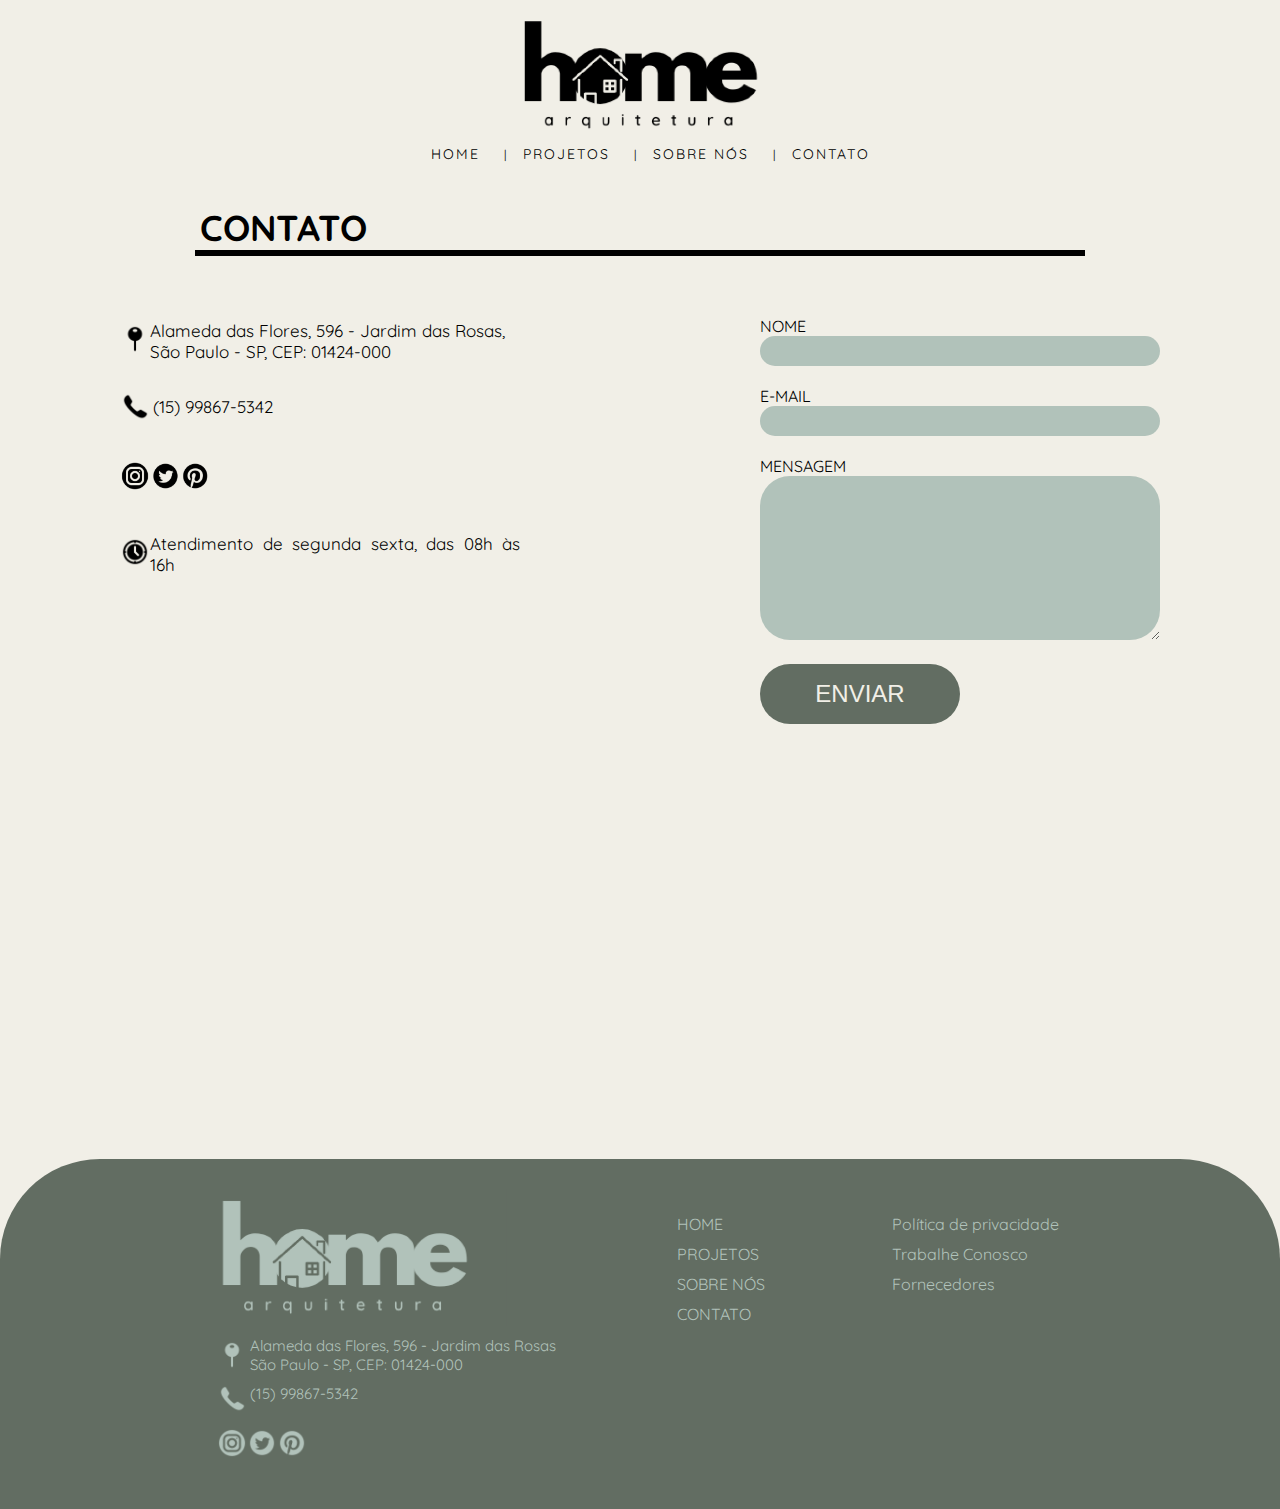
<file: contato.html>
<!DOCTYPE html>
<html lang="pt-br">
<head>
    <meta charset="UTF-8">
    <meta name="viewport" content="width=device-width, initial-scale=1.0">
    <link rel="stylesheet" href="./assets/css/base.css">
    <link rel="stylesheet" href="./assets/css/header.css">
    <link rel="stylesheet" href="assets/css/rodape.css">
    <link rel="stylesheet" href="assets/css/trabalhe.css">
    <link rel="stylesheet" href="assets/css/style.css">
    <link rel="stylesheet" href="assets/css/contato.css">
    <link rel="stylesheet" href="assets/css/texto.css">
    <link rel="shortcut icon" href="assets/images/logoicon.ico">
    <title>HomeArquitetura</title>
</head>
<body>
    <header>
        <div class="container">
            <div class="logo">
                <a href="index.html">
                    <img src="assets/images/home 1.png" alt="">
                </a>
            </div>
            <div class="navbar">
                <div class="menu-opener">
                    <span></span>
                    <span></span>
                    <span></span>
                </div>
            </div>
            <nav>
                <ul>
                    <li><a href="index.html">HOME</a></li>
                    <li><a href="projetos.html">PROJETOS</a></li>
                    <li><a href="sobrenos.html">SOBRE NÓS</a></li>
                    <li><a href="contato.html">CONTATO</a></li>
                </ul>
            </nav>
        </div>
    </header>
    <div>
        <h1 class="title">CONTATO</h1>
    </div>
    <div class="borda"></div>

    <section class="dados">
        <div class="conteudo-dados">
            <div class="cd-item">
                <div class="loc">
                    <img src="assets/images/map-preto.png" alt="">
                    <p class="textloc">Alameda das Flores, 596 - Jardim das Rosas,<br> São Paulo - SP, CEP: 01424-000</p>
                </div><br>
                <div class="tel">
                    <img src="assets/images/phone-preto.png" alt="">
                    <p class="texttel">(15) 99867-5342</p>
                </div><br>
                <div class="redes">
                    <a href=""><img src="assets/images/instagram-preto.png" alt=""></a>
                    <a href=""><img src="assets/images/twitter-preto.png" alt=""></a>
                    <a href=""><img src="assets/images/pinterest-preto.png" alt=""></a>
                </div><br>
                <div class="clock">
                    <img src="assets/images/clock-preto.png" alt="">
                    <p class="textclock">Atendimento de segunda sexta, das 08h às 16h</p>
                </div><br><br>
                <div class="mapa">
                <iframe src="https://www.google.com/maps/embed?pb=!1m18!1m12!1m3!1d1828.4460075286815!2d-46.65797651110349!3d-23.572321486301778!2m3!1f0!2f0!3f0!3m2!1i1024!2i768!4f13.1!3m3!1m2!1s0x94ce59c384ee5353%3A0x6d7d5768f962b0e4!2sAlameda%20Lorena%2C%202-392%20-%20Jardim%20Paulista%2C%20S%C3%A3o%20Paulo%20-%20SP%2C%2001424-000!5e0!3m2!1spt-BR!2sbr!4v1725906096097!5m2!1spt-BR!2sbr" width="400" height="300" style="border:0;" allowfullscreen="" loading="lazy" referrerpolicy="no-referrer-when-downgrade"></iframe>
                </div>
            </div>
            <div class="cd-item">
                <form>
                    <div class="c1">
                        <label class="subtitle" for="nome">NOME</label><br>
                        <input type="text" name="nome"/>
                    </div>
                    <div class="c1">
                        <label class="subtitle" for="email">E-MAIL</label><br>
                        <input type="text" name="email"/>
                    </div>
                    <div class="c2">
                        <label class="subtitle" for="msg">MENSAGEM</label><br>
                         <textarea rows="10" cols="33" name="mensagem"></textarea>
                    </div>
                    <button class="enviar" type="submit" value="enviar">ENVIAR</button>
                </form>
        </div>
    </div>
        
        
    </section><br><br><br>
            <footer>
            <section class="rodape">
                <div class="conteudo-rodape">
                    <div class="item">
                        <div class="logo">
                            <a href="">
                                <img class="icone" src="assets/images/logo-verde.png" alt="">
                            </a>
                        </div>
                        <div class="loc">
                            <img src="assets/images/map-verde.png" alt="">
                            <p class="textloc">Alameda das Flores, 596 - Jardim das Rosas<br>São Paulo - SP, CEP: 01424-000</p>
                        </div><br>
                        <div class="tel">
                            <img src="assets/images/phone-verde.png" alt="">
                            <p class="texttel">(15) 99867-5342</p>
                        </div><br>
                        <div class="redes">
                            <a href=""><img src="assets/images/instagram-verde.png" alt=""></a>
                            <a href=""><img src="assets/images/twitter-verde.png" alt=""></a>
                            <a href=""><img src="assets/images/pinterest-verde.png" alt=""></a>
                        </div>
                    </div>
                    <div class="item">
                        <div class="menu1">
                            <p><a href="index.html">HOME</a></p>
                            <p><a href="projetos.html">PROJETOS</a></p>
                            <p><a href="sobrenos.html">SOBRE NÓS</a></p>
                            <p><a href="contato.html">CONTATO</a></p>
                        </div>       
                    </div>
                    <div class="item">
                        <div class="menu2">
                            <p><a href="politicas.html">Política de privacidade</a></p>
                            <p><a href="trabalheconosco.html">Trabalhe Conosco</a></p>
                            <p><a href="fornecedores.html">Fornecedores</a></p>
                        </div>  
                    </div>
                    
                </div>  
            </section>
        </footer>
        </body>
        <script type="text/javascript" src="./assets/js/script.js"></script>
        </html>
</file>
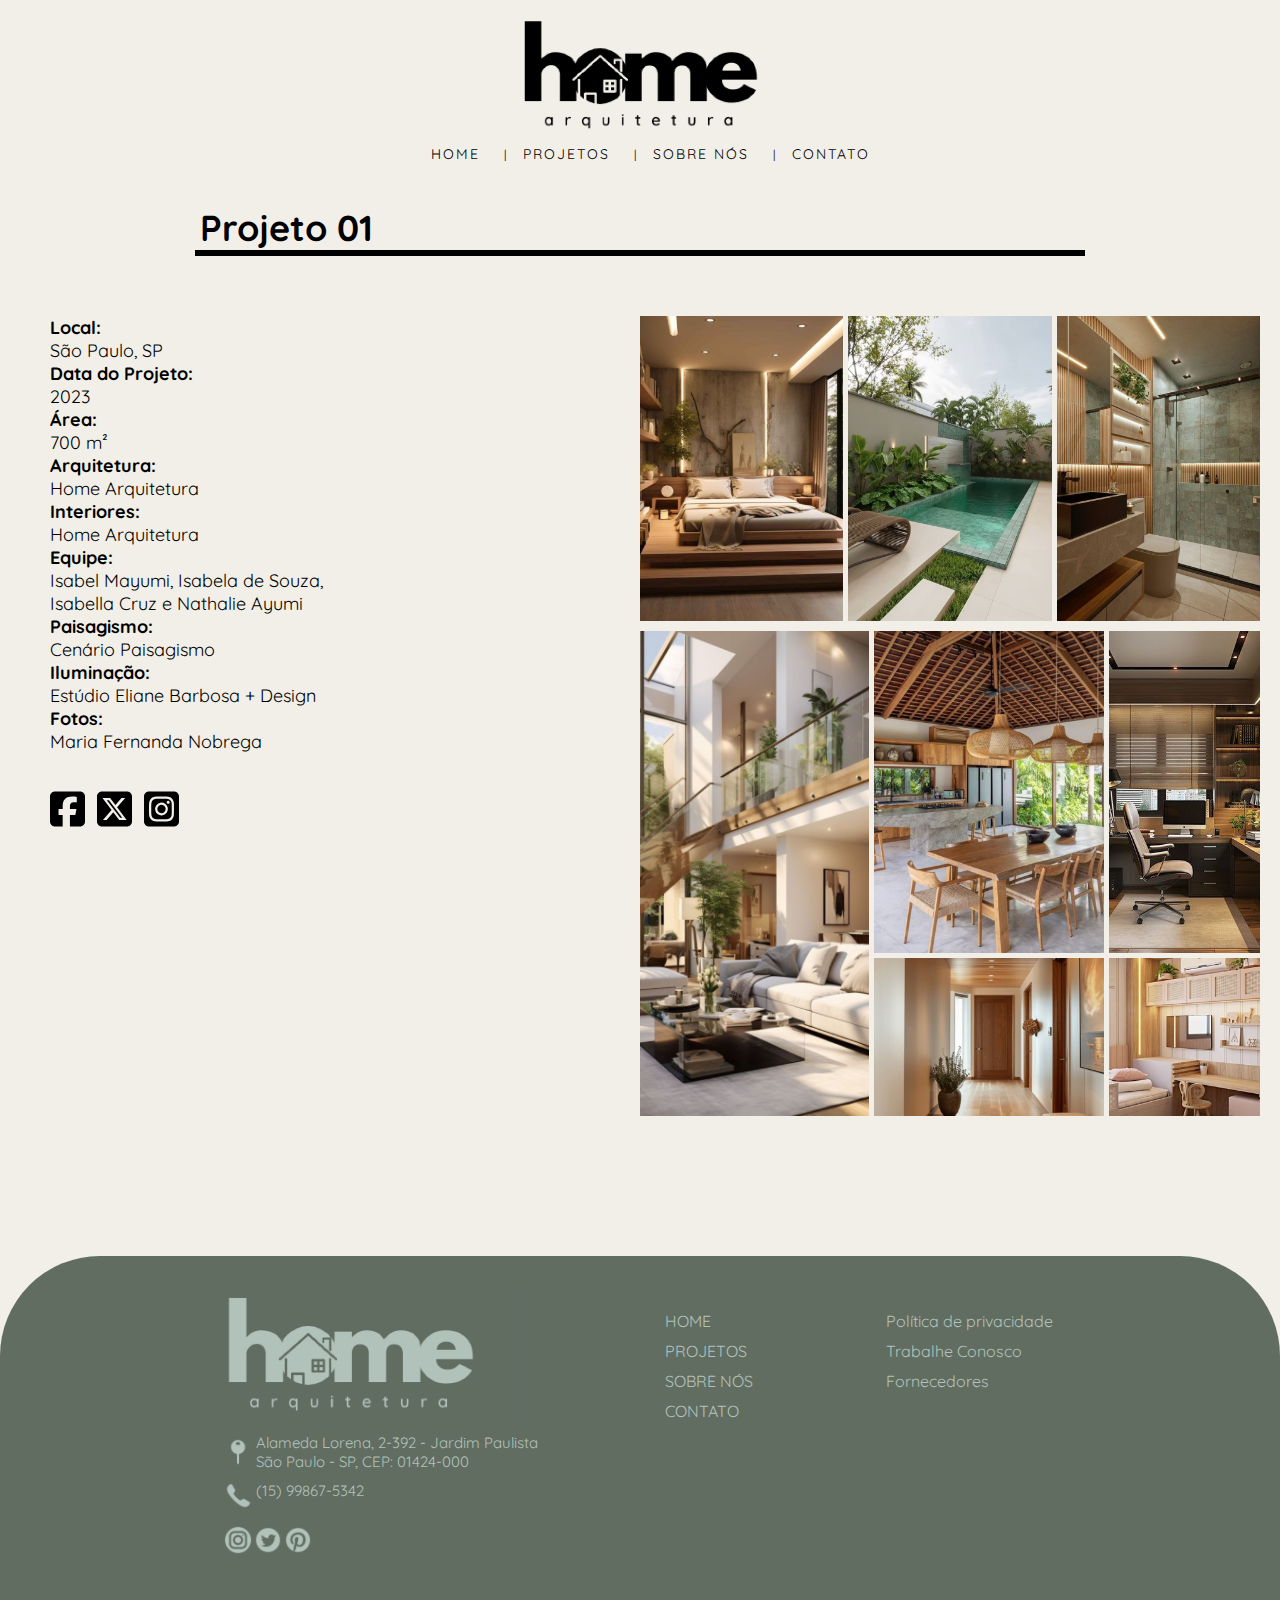
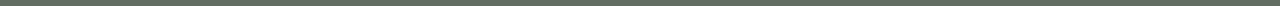
<file: detalhes.html>
<!DOCTYPE html>
<html lang="pt-BR">
<head>
    <meta charset="UTF-8" />
    <meta name="viewport" content="width=device-width, initial-scale=1.0" />
    <title>HomeArquitetura</title>
    <link rel="stylesheet" href="./assets/css/base.css">
    <link rel="stylesheet" href="./assets/css/header.css">
    <link rel="stylesheet" href="assets/css/rodape.css">
    <link rel="stylesheet" href="assets/css/style.css" />
    <link rel="stylesheet" href="assets/css/texto.css">
    <link rel="shortcut icon" href="assets/images/logoicon.ico">
</head>
<body>
    <header>
        <div class="container">
            <div class="logo">
                <a href="index.html">
                    <img src="assets/images/home 1.png" alt="">
                </a>
            </div>
            <div class="navbar">
                <div class="menu-opener">
                    <span></span>
                    <span></span>
                    <span></span>
                </div>
            </div>
            <nav>
                <ul>
                    <li><a href="index.html">HOME</a></li>
                    <li><a href="projetos.html">PROJETOS</a></li>
                    <li><a href="sobrenos.html">SOBRE NÓS</a></li>
                    <li><a href="contato.html">CONTATO</a></li>
                </ul>
            </nav>
        </div>
    </header>
        <h1 class="title">Projeto 01</h1>
        <div class="borda"></div>
        <br>
    
    <section class="project-details">
        <section class="texto-lateral">
            <div class="caixa">
                <p><strong>Local:</strong><br> São Paulo, SP</p>
                <p><strong>Data do Projeto:<br></strong> 2023</p>
                <p><strong>Área:<br></strong> 700 m²</p>
                <p><strong>Arquitetura:<br></strong> Home Arquitetura</p>
                <p><strong>Interiores:<br></strong> Home Arquitetura</p>
                <p><strong>Equipe:</strong> <br>Isabel Mayumi, Isabela de Souza, <br>Isabella Cruz e Nathalie Ayumi</p>
                <p><strong>Paisagismo:</strong><br> Cenário Paisagismo</p>
                <p><strong>Iluminação:</strong><br> Estúdio Eliane Barbosa + Design</p>
                <p><strong>Fotos:</strong><br> Maria Fernanda Nobrega</p>
                <br></div>
            <div class="social-icons">
                <div class="social">
                    <a href="https://www.facebook.com" target="_blank"><img src="/assets/images/fb-icon.svg"></a>
                </div>
                <div class="social">
                    <a href="https://www.x.com" target="_blank"><img src="/assets/images/twt-icon.svg"></a>
                </div>
                <div class="social">
                    <a href="https://www.instagram.com" target="_blank"><img src="/assets/images/insta-icon.svg"></a>
                </div>
            </div>
        </section>

        <section class="grid-lateral">
            <section class="grid-principal-1">
                <div class="grid-item1 grid-item">
                    <img src="/assets/images/01.png" alt="Imagem 1" />
                </div>
                <div class="grid-item2 grid-item">
                    <img src="/assets/images/02.png"" alt="Imagem 2" />
                </div>
                <div class="grid-item3 grid-item">
                    <img src="/assets/images/03.png" alt="Imagem 3" />
                </div>
            </section>

            <section class="grid-principal-2">
                <div class="grid-item4 grid-item grid">
                    <img src="/assets/images/04.png" alt="Imagem 4" />
                </div>
                <div class="grid-item5 grid-item">
                    <img src="/assets/images/05.png" alt="Imagem 5" />
                </div>
                <div class="grid-item6 grid-item">
                    <img src="/assets/images/06.png" alt="Imagem 6" />
                </div>
                <div class="grid-item7 grid-item">
                    <img src="/assets/images/07.png" alt="Imagem 7" />
                </div>
                <div class="grid-item8 grid-item">
                    <img src="/assets/images/08.png" alt="Imagem 8" />
                </div>
            </section>
        </section>
    </section>
    <footer>
        <section class="rodape">
            <div class="conteudo-rodape">
                <div class="item">
                    <div class="logo">
                        <a href="">
                            <img class="icone" src="assets/images/logo-verde.png" alt="">
                        </a>
                    </div>
                    <div class="loc">
                        <img src="assets/images/map-verde.png" alt="">
                        <p class="textloc">Alameda Lorena, 2-392 - Jardim Paulista<br>São Paulo - SP, CEP: 01424-000</p>
                    </div><br>
                    <div class="tel">
                        <img src="assets/images/phone-verde.png" alt="">
                        <p class="texttel">(15) 99867-5342</p>
                    </div><br>
                    <div class="redes">
                        <a href=""><img src="assets/images/instagram-verde.png" alt=""></a>
                        <a href=""><img src="assets/images/twitter-verde.png" alt=""></a>
                        <a href=""><img src="assets/images/pinterest-verde.png" alt=""></a>
                    </div>
                </div>
                <div class="item">
                    <div class="menu1">
                        <p><a href="index.html">HOME</a></p>
                        <p><a href="projetos.html">PROJETOS</a></p>
                        <p><a href="sobrenos.html">SOBRE NÓS</a></p>
                        <p><a href="contato.html">CONTATO</a></p>
                    </div>       
                </div>
                <div class="item">
                    <div class="menu2">
                        <p><a href="politicas.html">Política de privacidade</a></p>
                        <p><a href="trabalheconosco.html">Trabalhe Conosco</a></p>
                        <p><a href="fornecedores.html">Fornecedores</a></p>
                    </div>  
                </div>
            </div>  
        </section>
    </footer>
</body>
<script type="text/javascript" src="./assets/js/script.js"></script>
</html>
</file>
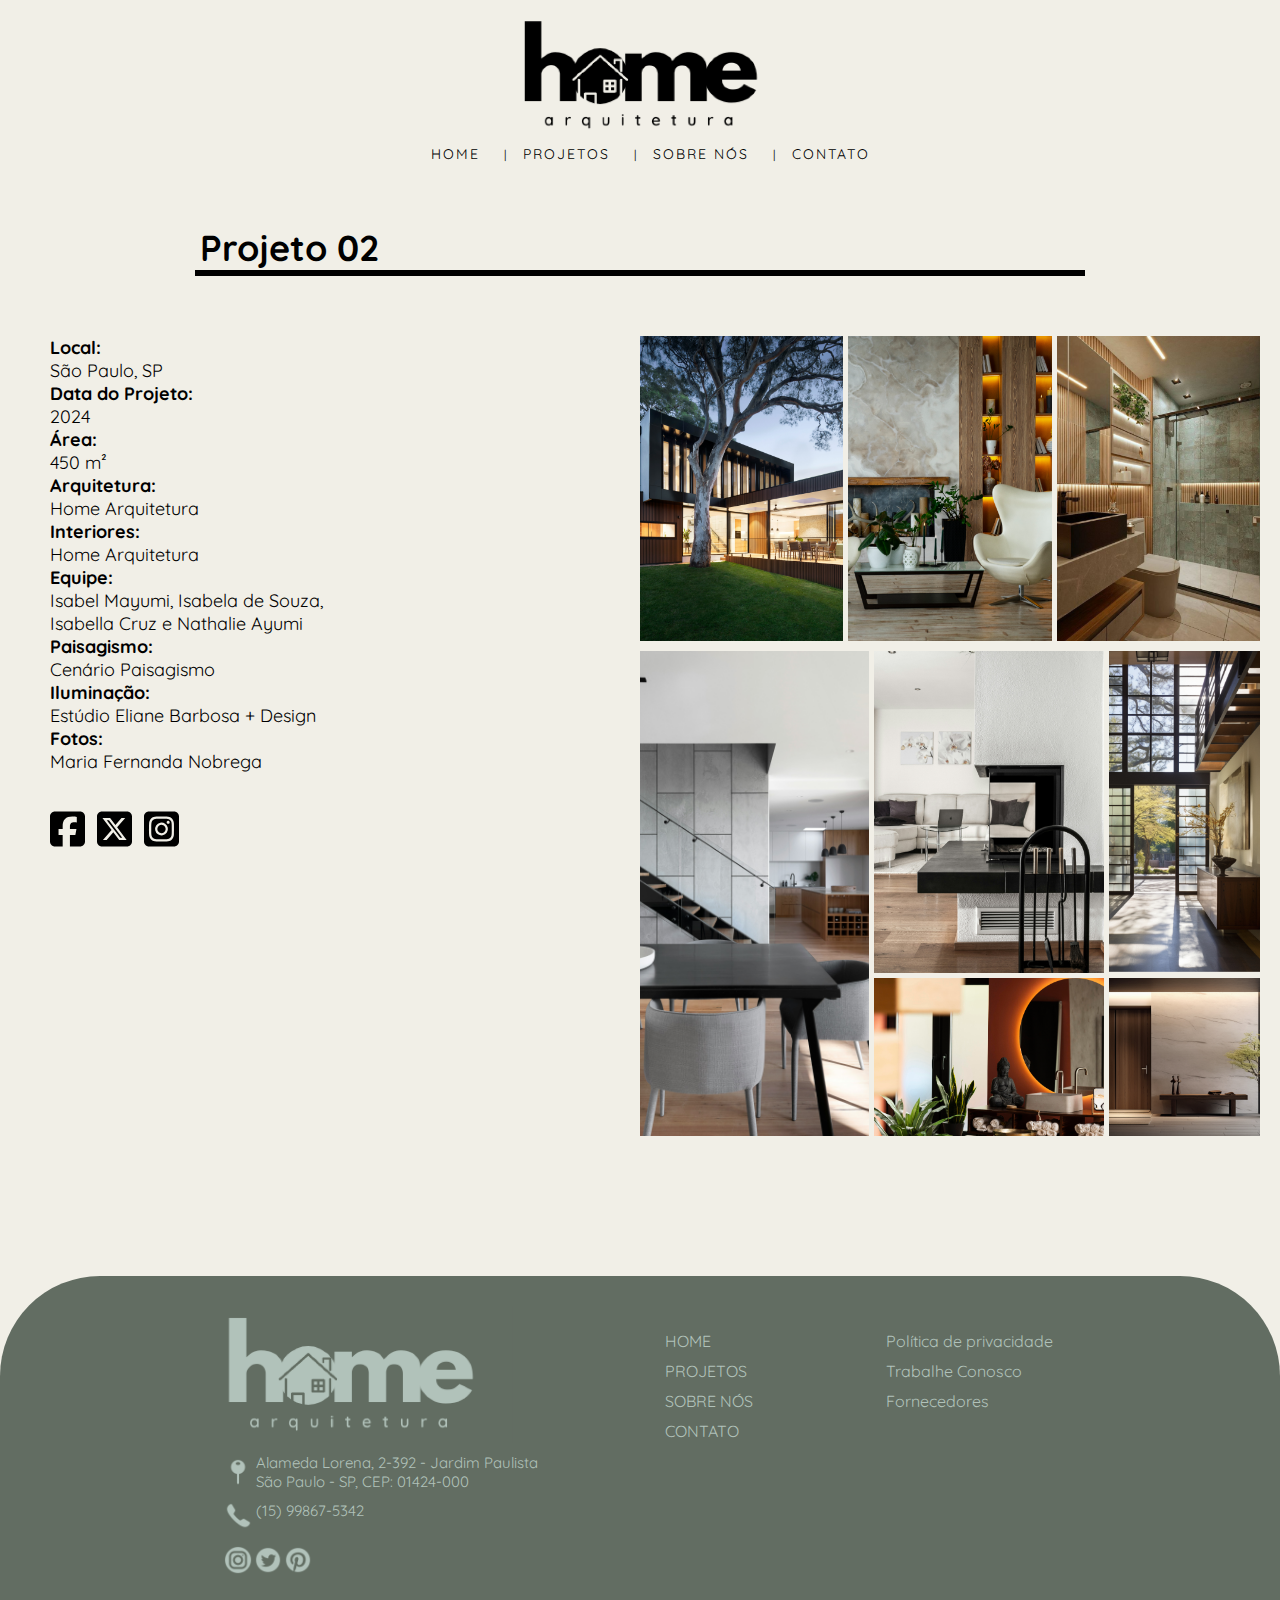
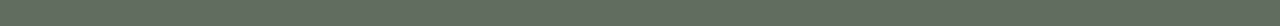
<file: detalhes02.html>
<!DOCTYPE html>
<html lang="pt-BR">
<head>
    <meta charset="UTF-8" />
    <meta name="viewport" content="width=device-width, initial-scale=1.0" />
    <title>HomeArquitetura</title>
    <link rel="stylesheet" href="./assets/css/base.css">
    <link rel="stylesheet" href="./assets/css/header.css">
    <link rel="stylesheet" href="assets/css/rodape.css">
    <link rel="stylesheet" href="assets/css/style.css" />
    <link rel="stylesheet" href="assets/css/texto.css">
    <link rel="shortcut icon" href="assets/images/logoicon.ico">
</head>
<body>
    <header>
        <div class="container">
            <div class="logo">
                <a href="index.html">
                    <img src="assets/images/home 1.png" alt="">
                </a>
            </div>
            <div class="navbar">
                <div class="menu-opener">
                    <span></span>
                    <span></span>
                    <span></span>
                </div>
            </div>
            <nav>
                <ul>
                    <li><a href="index.html">HOME</a></li>
                    <li><a href="projetos.html">PROJETOS</a></li>
                    <li><a href="sobrenos.html">SOBRE NÓS</a></li>
                    <li><a href="contato.html">CONTATO</a></li>
                </ul>
            </nav>
        </div>
    </header><br>
        <h1 class="title">Projeto 02</h1>
        <div class="borda"></div>
        <br>

    <section class="project-details">
        <section class="texto-lateral">
            <div class="details caixa">
                <p><strong>Local:</strong><br> São Paulo, SP</p>
                <p><strong>Data do Projeto:<br></strong> 2024</p>
                <p><strong>Área:<br></strong> 450 m²</p>
                <p><strong>Arquitetura:<br></strong> Home Arquitetura</p>
                <p><strong>Interiores:<br></strong> Home Arquitetura</p>
                <p><strong>Equipe:</strong> <br>Isabel Mayumi, Isabela de Souza, <br>Isabella Cruz e Nathalie Ayumi</p>
                <p><strong>Paisagismo:</strong><br> Cenário Paisagismo</p>
                <p><strong>Iluminação:</strong><br> Estúdio Eliane Barbosa + Design</p>
                <p><strong>Fotos:</strong><br> Maria Fernanda Nobrega</p>
                <br>
            </div>

                <div class="social-icons">
                    <div class="social">
                        <a href="https://www.facebook.com" target="_blank"><img src="/assets/images/fb-icon.svg"></a>
                    </div>
                    <div class="social">
                        <a href="https://www.x.com" target="_blank"><img src="/assets/images/twt-icon.svg"></a>
                    </div>
                    <div class="social">
                        <a href="https://www.instagram.com" target="_blank"><img src="/assets/images/insta-icon.svg"></a>
                    </div>
                </div>
        </section>

        <section class="grid-lateral">
            <section class="grid-principal-1">
                <div class="grid-item1 grid-item">
                    <img src="/assets/images/17.png" alt="Imagem 17" />
                </div>
                <div class="grid-item2 grid-item">
                    <img src="/assets/images/18.png"" alt="Imagem 18" />
                </div>
                <div class="grid-item3 grid-item">
                    <img src="/assets/images/19.png" alt="Imagem 19" />
                </div>
            </section>

            <section class="grid-principal-2">
                <div class="grid-item4 grid-item grid">
                    <img src="/assets/images/20.png" alt="Imagem 20" />
                </div>
                <div class="grid-item5 grid-item">
                    <img src="/assets/images/21.png" alt="Imagem 21" />
                </div>
                <div class="grid-item6 grid-item">
                    <img src="/assets/images/22.png" alt="Imagem 22" />
                </div>
                <div class="grid-item7 grid-item">
                    <img src="/assets/images/23.png" alt="Imagem 23" />
                </div>
                <div class="grid-item8 grid-item">
                    <img src="/assets/images/24.png" alt="Imagem 24" />
                </div>
            </section>
        </section>
    </section>
    <footer>
        <section class="rodape">
            <div class="conteudo-rodape">
                <div class="item">
                    <div class="logo">
                        <a href="">
                            <img class="icone" src="assets/images/logo-verde.png" alt="">
                        </a>
                    </div>
                    <div class="loc">
                        <img src="assets/images/map-verde.png" alt="">
                        <p class="textloc">Alameda Lorena, 2-392 - Jardim Paulista<br>São Paulo - SP, CEP: 01424-000</p>
                    </div><br>
                    <div class="tel">
                        <img src="assets/images/phone-verde.png" alt="">
                        <p class="texttel">(15) 99867-5342</p>
                    </div><br>
                    <div class="redes">
                        <a href=""><img src="assets/images/instagram-verde.png" alt=""></a>
                        <a href=""><img src="assets/images/twitter-verde.png" alt=""></a>
                        <a href=""><img src="assets/images/pinterest-verde.png" alt=""></a>
                    </div>
                </div>
                <div class="item">
                    <div class="menu1">
                        <p><a href="index.html">HOME</a></p>
                        <p><a href="projetos.html">PROJETOS</a></p>
                        <p><a href="sobrenos.html">SOBRE NÓS</a></p>
                        <p><a href="contato.html">CONTATO</a></p>
                    </div>       
                </div>
                <div class="item">
                    <div class="menu2">
                        <p><a href="politicas.html">Política de privacidade</a></p>
                        <p><a href="trabalheconosco.html">Trabalhe Conosco</a></p>
                        <p><a href="fornecedores.html">Fornecedores</a></p>
                    </div>  
                </div>
            </div>  
        </section>
    </footer>
</body>
<script type="text/javascript" src="./assets/js/script.js"></script>

</html>
</file>
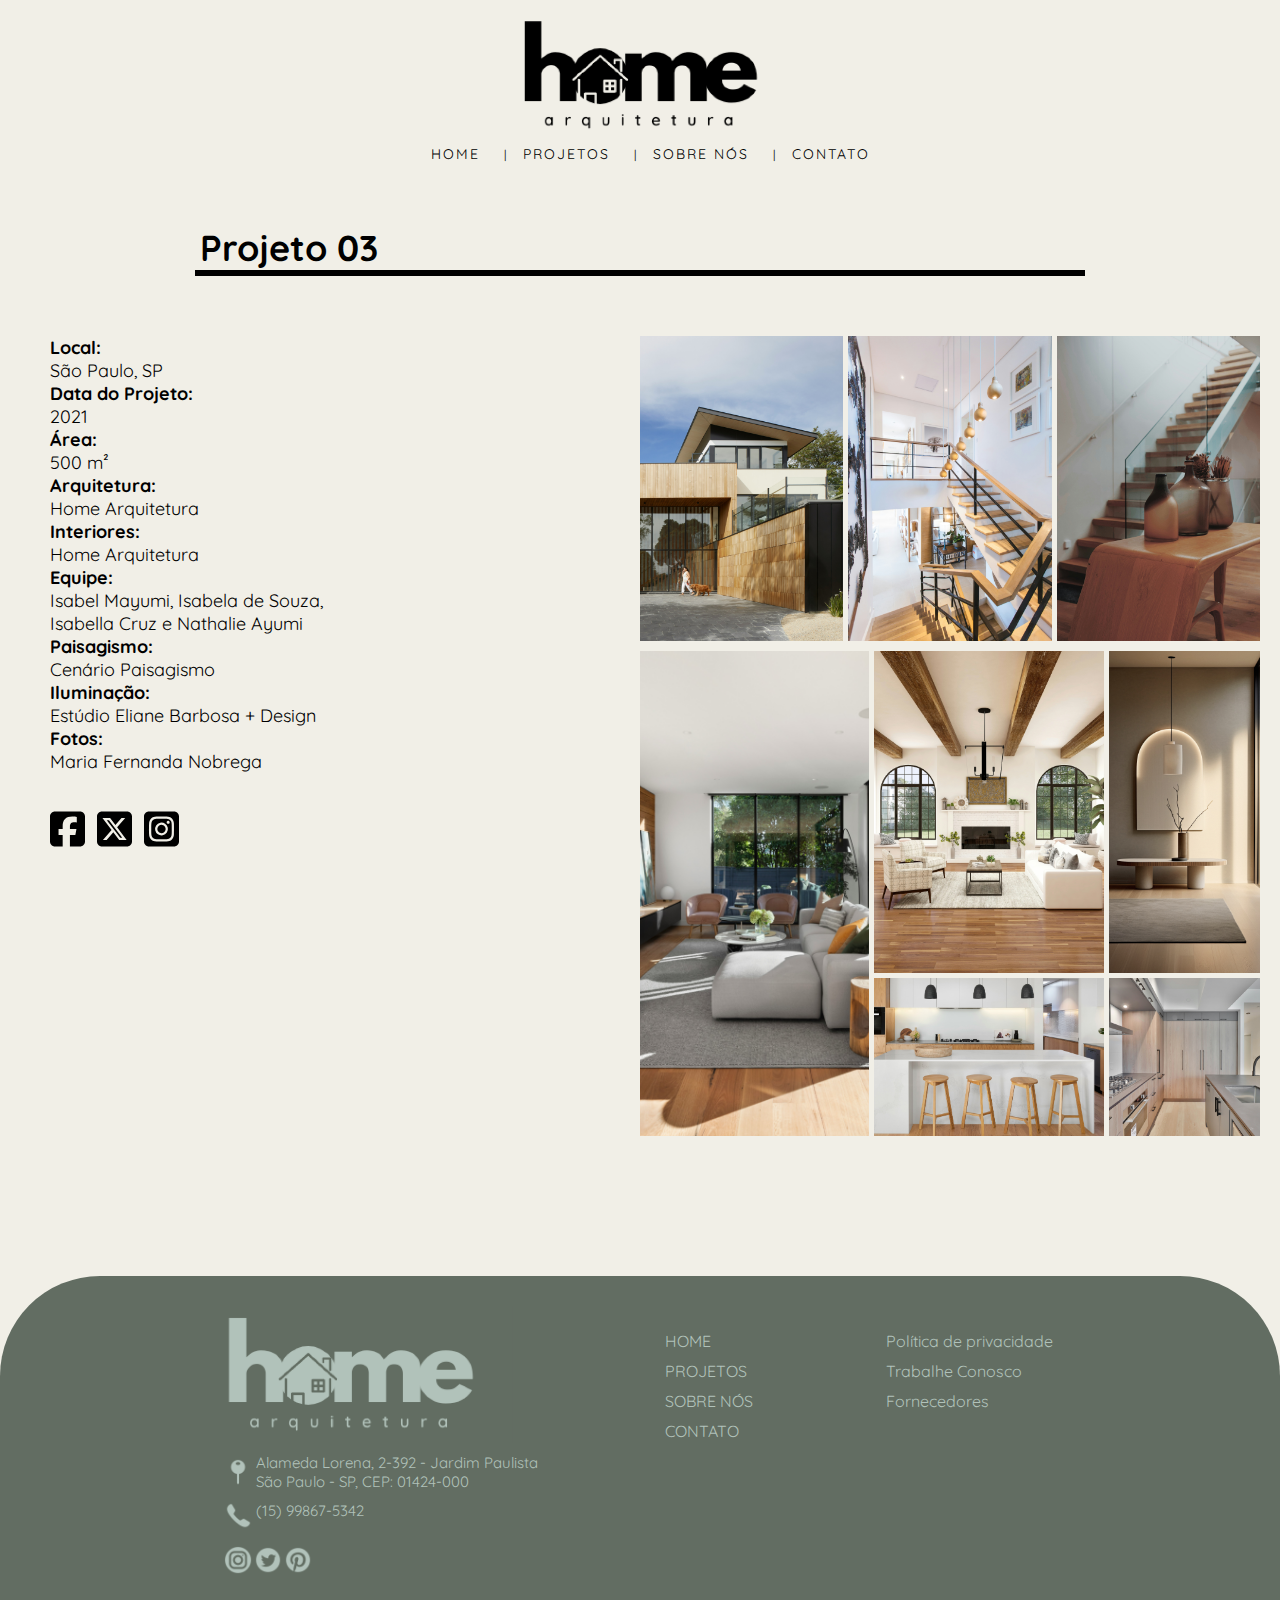
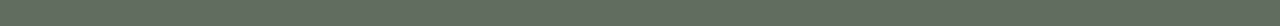
<file: detalhes03.html>
<!DOCTYPE html>
<html lang="pt-BR">
<head>
    <meta charset="UTF-8" />
    <meta name="viewport" content="width=device-width, initial-scale=1.0" />
    <title>HomeArquitetura</title>
    <link rel="stylesheet" href="./assets/css/base.css">
    <link rel="stylesheet" href="./assets/css/header.css">
    <link rel="stylesheet" href="assets/css/rodape.css">
    <link rel="stylesheet" href="assets/css/style.css" />
    <link rel="stylesheet" href="assets/css/texto.css">
    <link rel="shortcut icon" href="assets/images/logoicon.ico">
</head>
<body>
    <header>
        <div class="container">
            <div class="logo">
                <a href="index.html">
                    <img src="assets/images/home 1.png" alt="">
                </a>
            </div>
            <div class="navbar">
                <div class="menu-opener">
                    <span></span>
                    <span></span>
                    <span></span>
                </div>
            </div>
            <nav>
                <ul>
                    <li><a href="index.html">HOME</a></li>
                    <li><a href="projetos.html">PROJETOS</a></li>
                    <li><a href="sobrenos.html">SOBRE NÓS</a></li>
                    <li><a href="contato.html">CONTATO</a></li>
                </ul>
            </nav>
        </div>
    </header><br>
        <h1 class="title">Projeto 03</h1>
        <div class="borda"></div>
        <br>

    <section class="project-details">
        <section class="texto-lateral">
            <div class="details caixa">
                <p><strong>Local:</strong><br> São Paulo, SP</p>
                <p><strong>Data do Projeto:<br></strong> 2021</p>
                <p><strong>Área:<br></strong> 500 m²</p>
                <p><strong>Arquitetura:<br></strong> Home Arquitetura</p>
                <p><strong>Interiores:<br></strong> Home Arquitetura</p>
                <p><strong>Equipe:</strong> <br>Isabel Mayumi, Isabela de Souza, <br>Isabella Cruz e Nathalie Ayumi</p>
                <p><strong>Paisagismo:</strong><br> Cenário Paisagismo</p>
                <p><strong>Iluminação:</strong><br> Estúdio Eliane Barbosa + Design</p>
                <p><strong>Fotos:</strong><br> Maria Fernanda Nobrega</p>
                <br></div>
                
                <div class="social-icons">
                    <div class="social">
                        <a href="https://www.facebook.com" target="_blank"><img src="/assets/images/fb-icon.svg"></a>
                    </div>
                    <div class="social">
                        <a href="https://www.x.com" target="_blank"><img src="/assets/images/twt-icon.svg"></a>
                    </div>
                    <div class="social">
                        <a href="https://www.instagram.com" target="_blank"><img src="/assets/images/insta-icon.svg"></a>
                    </div>
                </div>
        </section>

        <section class="grid-lateral">
            <section class="grid-principal-1">
                <div class="grid-item1 grid-item">
                    <img src="/assets/images/09.png" alt="Imagem 9" />
                </div>
                <div class="grid-item2 grid-item">
                    <img src="/assets/images/10.png"" alt="Imagem 10" />
                </div>
                <div class="grid-item3 grid-item">
                    <img src="/assets/images/11.png" alt="Imagem 11" />
                </div>
            </section>

            <section class="grid-principal-2">
                <div class="grid-item4 grid-item grid">
                    <img src="/assets/images/12.png" alt="Imagem 12" />
                </div>
                <div class="grid-item5 grid-item">
                    <img src="/assets/images/13.png" alt="Imagem 13" />
                </div>
                <div class="grid-item6 grid-item">
                    <img src="/assets/images/14.png" alt="Imagem 14" />
                </div>
                <div class="grid-item7 grid-item">
                    <img src="/assets/images/15.png" alt="Imagem 15" />
                </div>
                <div class="grid-item8 grid-item">
                    <img src="/assets/images/16.png" alt="Imagem 16" />
                </div>
            </section>
        </section>
    </section>
    <footer>
        <section class="rodape">
            <div class="conteudo-rodape">
                <div class="item">
                    <div class="logo">
                        <a href="">
                            <img class="icone" src="assets/images/logo-verde.png" alt="">
                        </a>
                    </div>
                    <div class="loc">
                        <img src="assets/images/map-verde.png" alt="">
                        <p class="textloc">Alameda Lorena, 2-392 - Jardim Paulista<br>São Paulo - SP, CEP: 01424-000</p>
                    </div><br>
                    <div class="tel">
                        <img src="assets/images/phone-verde.png" alt="">
                        <p class="texttel">(15) 99867-5342</p>
                    </div><br>
                    <div class="redes">
                        <a href=""><img src="assets/images/instagram-verde.png" alt=""></a>
                        <a href=""><img src="assets/images/twitter-verde.png" alt=""></a>
                        <a href=""><img src="assets/images/pinterest-verde.png" alt=""></a>
                    </div>
                </div>
                <div class="item">
                    <div class="menu1">
                        <p><a href="index.html">HOME</a></p>
                        <p><a href="projetos.html">PROJETOS</a></p>
                        <p><a href="sobrenos.html">SOBRE NÓS</a></p>
                        <p><a href="contato.html">CONTATO</a></p>
                    </div>       
                </div>
                <div class="item">
                    <div class="menu2">
                        <p><a href="politicas.html">Política de privacidade</a></p>
                        <p><a href="trabalheconosco.html">Trabalhe Conosco</a></p>
                        <p><a href="fornecedores.html">Fornecedores</a></p>
                    </div>  
                </div>
            </div>  
        </section>
    </footer>
</body>
<script type="text/javascript" src="./assets/js/script.js"></script>

</html>
</file>
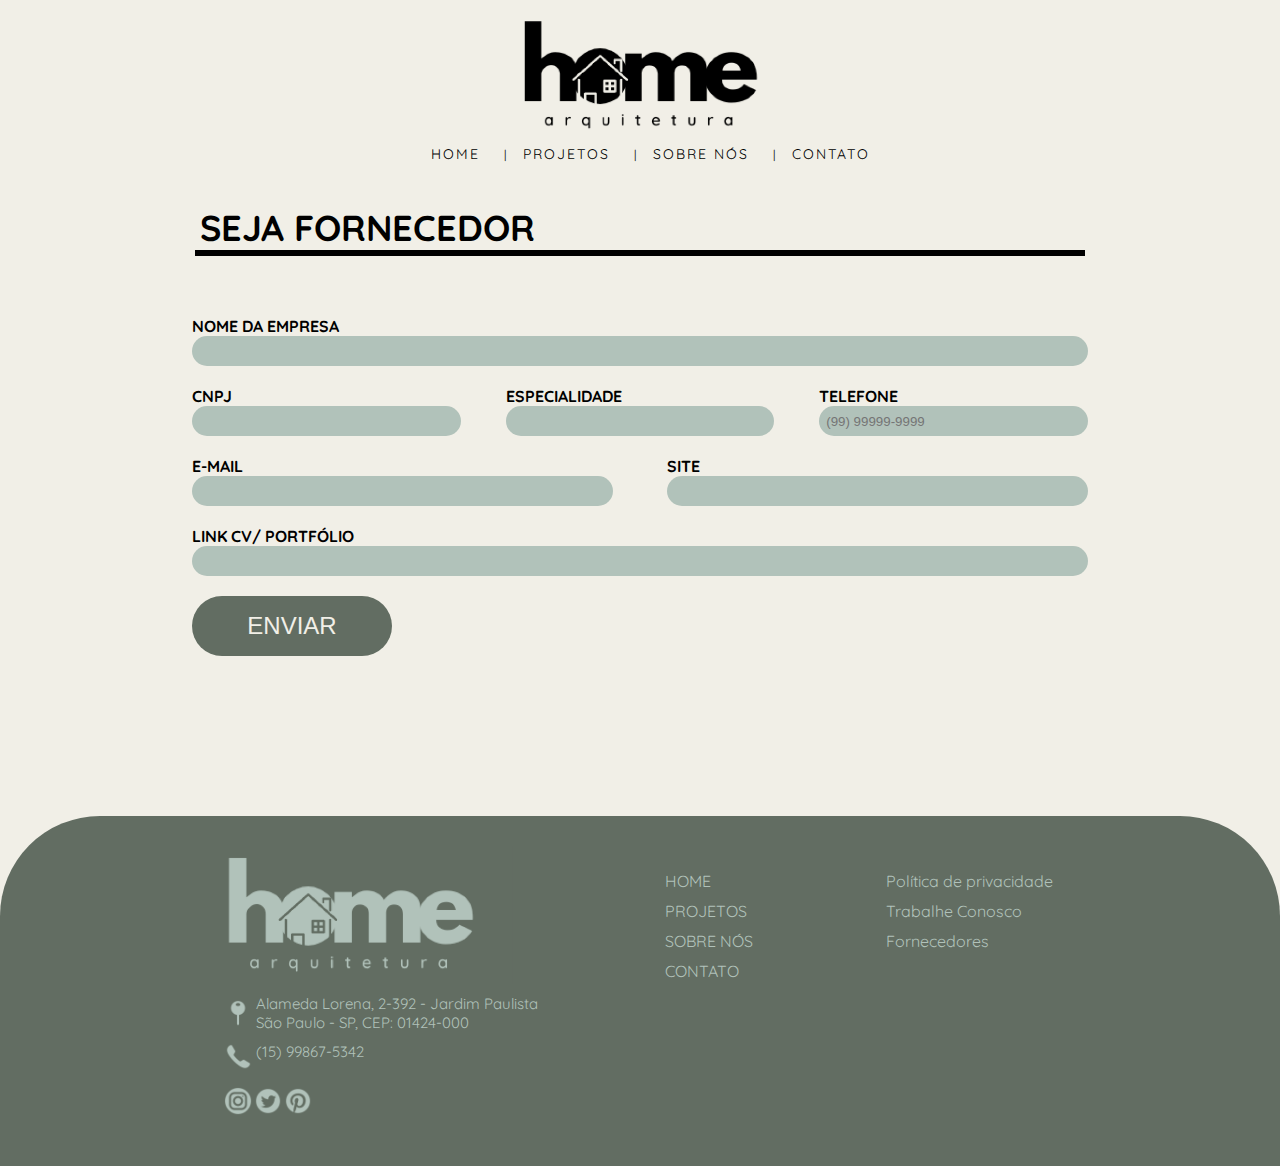
<file: fornecedores.html>
<!DOCTYPE html>
<html lang="pt-br">
<head>
    <meta charset="UTF-8">
    <meta name="viewport" content="width=device-width, initial-scale=1.0">
    <link rel="stylesheet" href="./assets/css/base.css">
    <link rel="stylesheet" href="./assets/css/header.css">
    <link rel="stylesheet" href="assets/css/rodape.css">
    <link rel="stylesheet" href="assets/css/fornecedores.css">
    <link rel="stylesheet" href="assets/css/style.css">
    <link rel="stylesheet" href="assets/css/texto.css">
    <link rel="shortcut icon" href="assets/images/logoicon.ico">
    <title>HomeArquitetura</title>
</head>
<body>
    <header>
        <div class="container">
            <div class="logo">
                <a href="index.html">
                    <img src="assets/images/home 1.png" alt="">
                </a>
            </div>
            <div class="navbar">
                <div class="menu-opener">
                    <span></span>
                    <span></span>
                    <span></span>
                </div>
            </div>
            <nav>
                <ul>
                    <li><a href="index.html">HOME</a></li>
                    <li><a href="projetos.html">PROJETOS</a></li>
                    <li><a href="sobrenos.html">SOBRE NÓS</a></li>
                    <li><a href="contato.html">CONTATO</a></li>
                </ul>
            </nav>
        </div>
    </header>
    <div>
        <h1 class="title">SEJA FORNECEDOR</h1>
    </div>
    <div class="borda"></div>
    
    <section class="fornecedores">
        <form>
            <div class="c1">
                <label class="subtitle" for="nomeempresa">NOME DA EMPRESA</label><br>
                <input type="text" name="nomeempresa"/>
            </div>
            <div class="grupo">
                <div class="f1">
                    <label class="subtitle" for="cnpj">CNPJ</label><br>
                    <input type="text" name="cnpj"/>
                </div>
                <div class="f1">
                    <label class="subtitle" for="especialidade">ESPECIALIDADE</label><br>
                    <input type="text" name="especialidade"/>
                </div>
                <div class="f1">
                    <label class="subtitle" for="telefone">TELEFONE</label><br>
                    <input type="tel" id="telefone" name="telefone" placeholder="(99) 99999-9999" pattern="[0-9]{2}-[0-9]{5}-[0-9]{4}">
                </div>
            </div>
            <div class="grupo">
                <div class="f2">
                    <label class="subtitle" for="email">E-MAIL</label><br>
                    <input type="email" id="email" name="email"/>
                </div>
                <div class="f2">
                    <label class="subtitle" for="site">SITE</label><br>
                    <input type="text" name="site"/>
                </div>
            </div>
            
            <div class="c1">
                <label class="subtitle" for="portfolio">LINK CV/ PORTFÓLIO</label><br>
                <input type="text" name="portfolio"/>
            </div>
            <button class="enviar" type="submit" value="enviar">ENVIAR</button>

        </form>
    </section>
        <footer>
            <section class="rodape">
                <div class="conteudo-rodape">
                    <div class="item">
                        <div class="logo">
                            <a href="">
                                <img class="icone" src="assets/images/logo-verde.png" alt="">
                            </a>
                        </div>
                        <div class="loc">
                            <img src="assets/images/map-verde.png" alt="">
                            <p class="textloc">Alameda Lorena, 2-392 - Jardim Paulista<br>São Paulo - SP, CEP: 01424-000</p>
                        </div><br>
                        <div class="tel">
                            <img src="assets/images/phone-verde.png" alt="">
                            <p class="texttel">(15) 99867-5342</p>
                        </div><br>
                        <div class="redes">
                            <a href=""><img src="assets/images/instagram-verde.png" alt=""></a>
                            <a href=""><img src="assets/images/twitter-verde.png" alt=""></a>
                            <a href=""><img src="assets/images/pinterest-verde.png" alt=""></a>
                        </div>
                    </div>
                    <div class="item">
                        <div class="menu1">
                            <p><a href="index.html">HOME</a></p>
                            <p><a href="projetos.html">PROJETOS</a></p>
                            <p><a href="sobrenos.html">SOBRE NÓS</a></p>
                            <p><a href="contato.html">CONTATO</a></p>
                        </div>       
                    </div>
                    <div class="item">
                        <div class="menu2">
                            <p><a href="politicas.html">Política de privacidade</a></p>
                            <p><a href="trabalheconosco.html">Trabalhe Conosco</a></p>
                            <p><a href="fornecedores.html">Fornecedores</a></p>
                        </div>  
                    </div>
                    
                </div>  
            </section>
        </footer>
        </body>
        <script type="text/javascript" src="./assets/js/script.js"></script>
        </html>
</file>
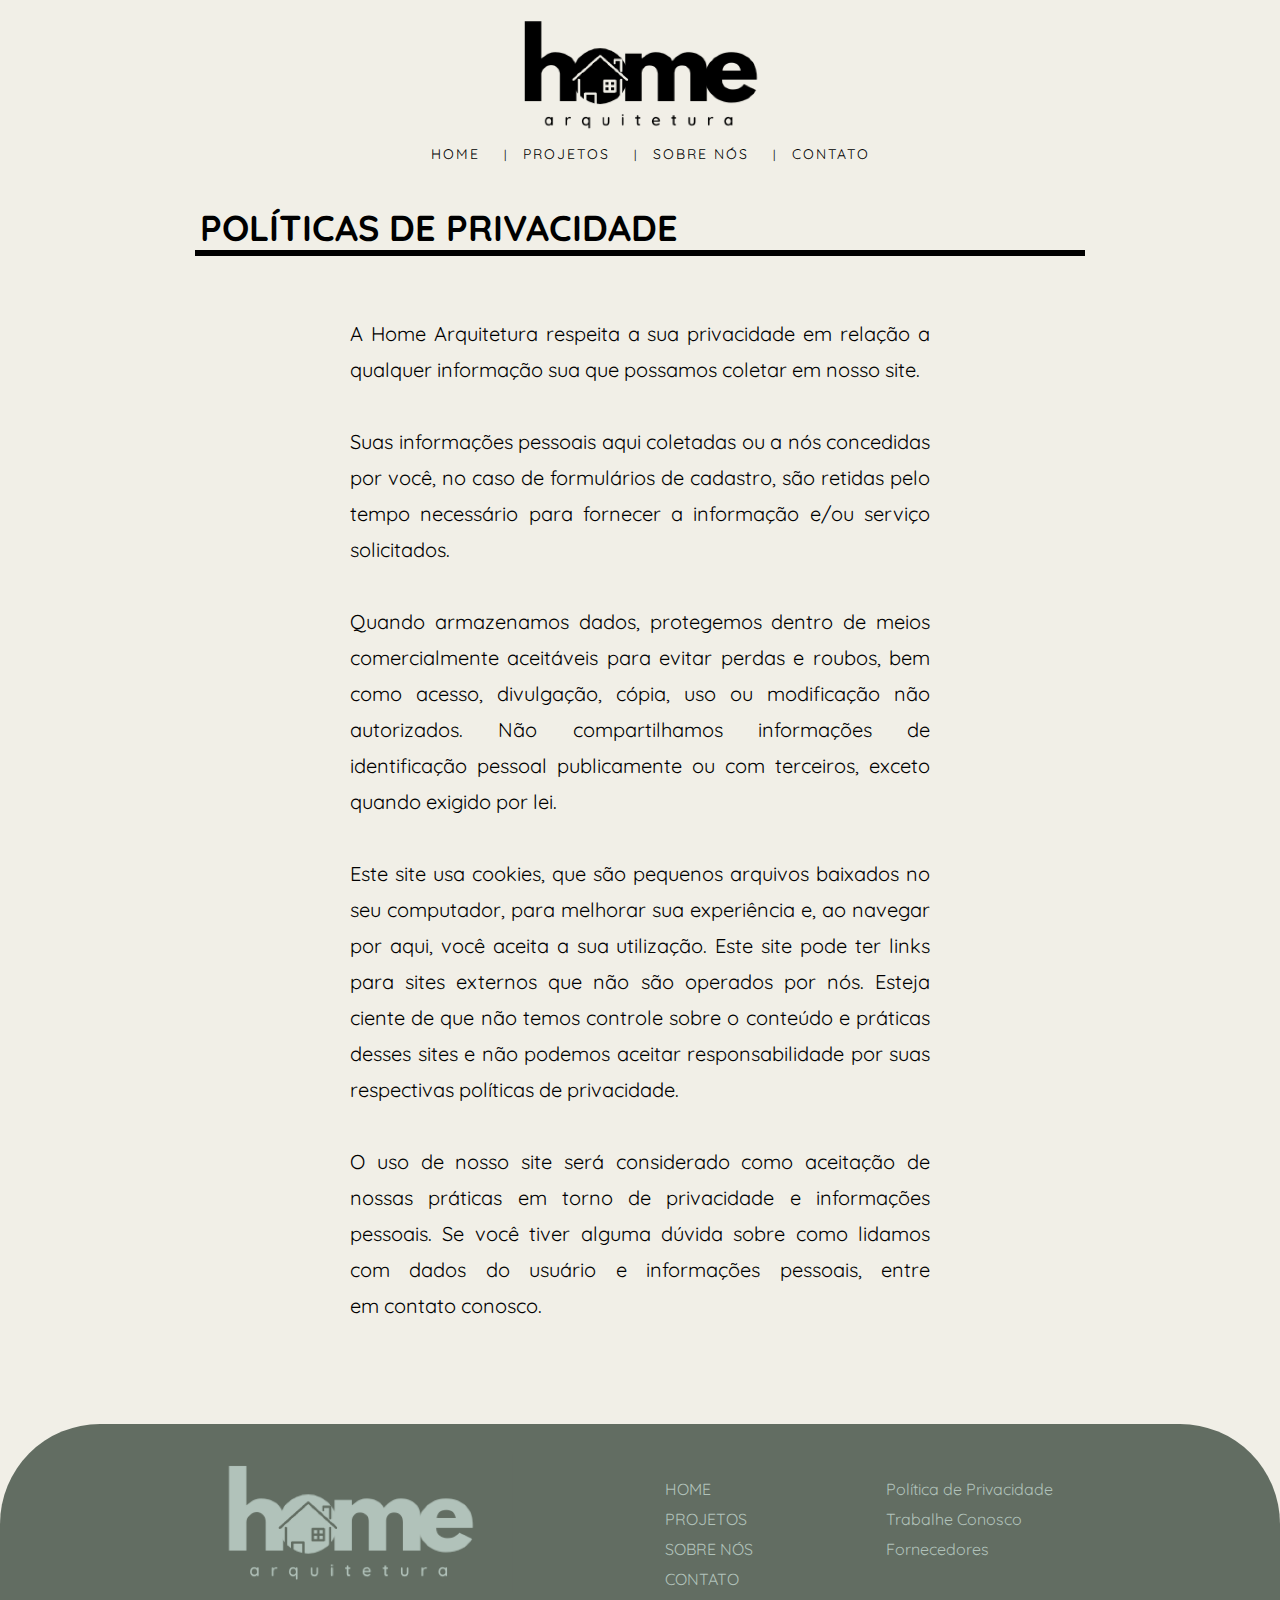
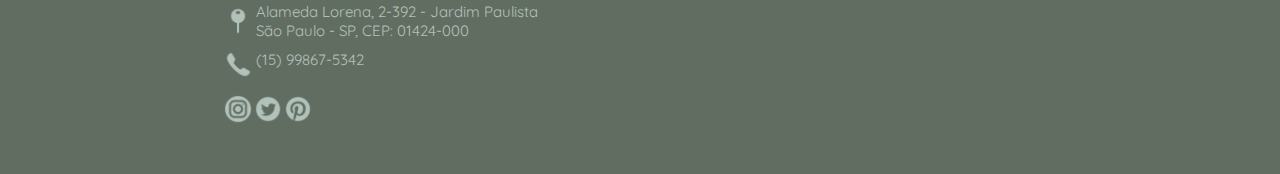
<file: politicas.html>
<!DOCTYPE html>
<html lang="pt-br">
<head>
    <meta charset="UTF-8">
    <meta name="viewport" content="width=device-width, initial-scale=1.0">
    <link rel="stylesheet" href="./assets/css/base.css">
    <link rel="stylesheet" href="./assets/css/header.css">
    <link rel="stylesheet" href="assets/css/rodape.css">
    <link rel="stylesheet" href="assets/css/texto.css">
    <link rel="stylesheet" href="assets/css/style.css">
    <link rel="shortcut icon" href="assets/images/logoicon.ico">
    <title>HomeArquitetura</title>
</head>
<body>
    <header>
        <div class="container">
            <div class="logo">
                <a href="index.html">
                    <img src="assets/images/home 1.png" alt="">
                </a>
            </div>
            <div class="navbar">
                <div class="menu-opener">
                    <span></span>
                    <span></span>
                    <span></span>
                </div>
            </div>
            <nav>
                <ul>
                    <li><a href="index.html">HOME</a></li>
                    <li><a href="projetos.html">PROJETOS</a></li>
                    <li><a href="sobrenos.html">SOBRE NÓS</a></li>
                    <li><a href="contato.html">CONTATO</a></li>
                </ul>
            </nav>
        </div>
    </header>
    <div>
        <h1 class="title">POLÍTICAS DE PRIVACIDADE</h1>
    </div>
    <div class="borda"></div>

    <section class="sobrenos">
        <p class="texto">A Home Arquitetura respeita a sua privacidade em relação a qualquer informação sua que possamos coletar em nosso site.<br>
            <br>Suas informações pessoais aqui coletadas ou a nós concedidas por você, no caso de formulários de cadastro, 
            são retidas pelo tempo necessário para fornecer a informação e/ou serviço solicitados.<br>
            <br>Quando armazenamos dados, protegemos dentro de meios comercialmente aceitáveis ​​para evitar perdas e roubos, 
            bem como acesso, divulgação, cópia, uso ou modificação não autorizados. Não compartilhamos informações de identificação pessoal publicamente ou com terceiros, 
            exceto quando exigido por lei.<br>
            <br>​Este site usa cookies, que são pequenos arquivos baixados no seu computador, para melhorar sua experiência e, ao navegar por aqui, você aceita a sua utilização.
            Este site pode ter links para sites externos que não são operados por nós. Esteja ciente de que não temos controle sobre o conteúdo e práticas desses sites e 
            não podemos aceitar responsabilidade por suas respectivas políticas de privacidade.<br>
            <br>O uso de nosso site será considerado como aceitação de nossas práticas em torno de privacidade e informações pessoais. 
            Se você tiver alguma dúvida sobre como lidamos com dados do usuário e informações pessoais, entre em contato conosco.</p>
    </section>

    <footer>
        <section class="rodape">
            <div class="conteudo-rodape">
                <div class="item">
                    <div class="logo">
                        <a href="">
                            <img class="icone" src="assets/images/logo-verde.png" alt="">
                        </a>
                    </div>
                    <div class="loc">
                        <img src="assets/images/map-verde.png" alt="">
                        <p class="textloc">Alameda Lorena, 2-392 - Jardim Paulista<br>São Paulo - SP, CEP: 01424-000</p>
                    </div><br>
                    <div class="tel">
                        <img src="assets/images/phone-verde.png" alt="">
                        <p class="texttel">(15) 99867-5342</p>
                    </div><br>
                    <div class="redes">
                        <a href=""><img src="assets/images/instagram-verde.png" alt=""></a>
                        <a href=""><img src="assets/images/twitter-verde.png" alt=""></a>
                        <a href=""><img src="assets/images/pinterest-verde.png" alt=""></a>
                    </div>
                </div>
                <div class="item">
                    <div class="menu1">
                        <p><a href="index.html">HOME</a></p>
                        <p><a href="projetos.html">PROJETOS</a></p>
                        <p><a href="sobrenos.html">SOBRE NÓS</a></p>
                        <p><a href="contato.html">CONTATO</a></p>
                    </div>       
                </div>
                <div class="item">
                    <div class="menu2">
                        <p><a href="politicas.html">Política de Privacidade</a></p>
                        <p><a href="trabalheconosco.html">Trabalhe Conosco</a></p>
                        <p><a href="fornecedores.html">Fornecedores</a></p>
                    </div>  
                </div>
                
            </div>  
        </section>
    </footer>
</body>
<script type="text/javascript" src="./assets/js/script.js"></script>

</html>
</file>
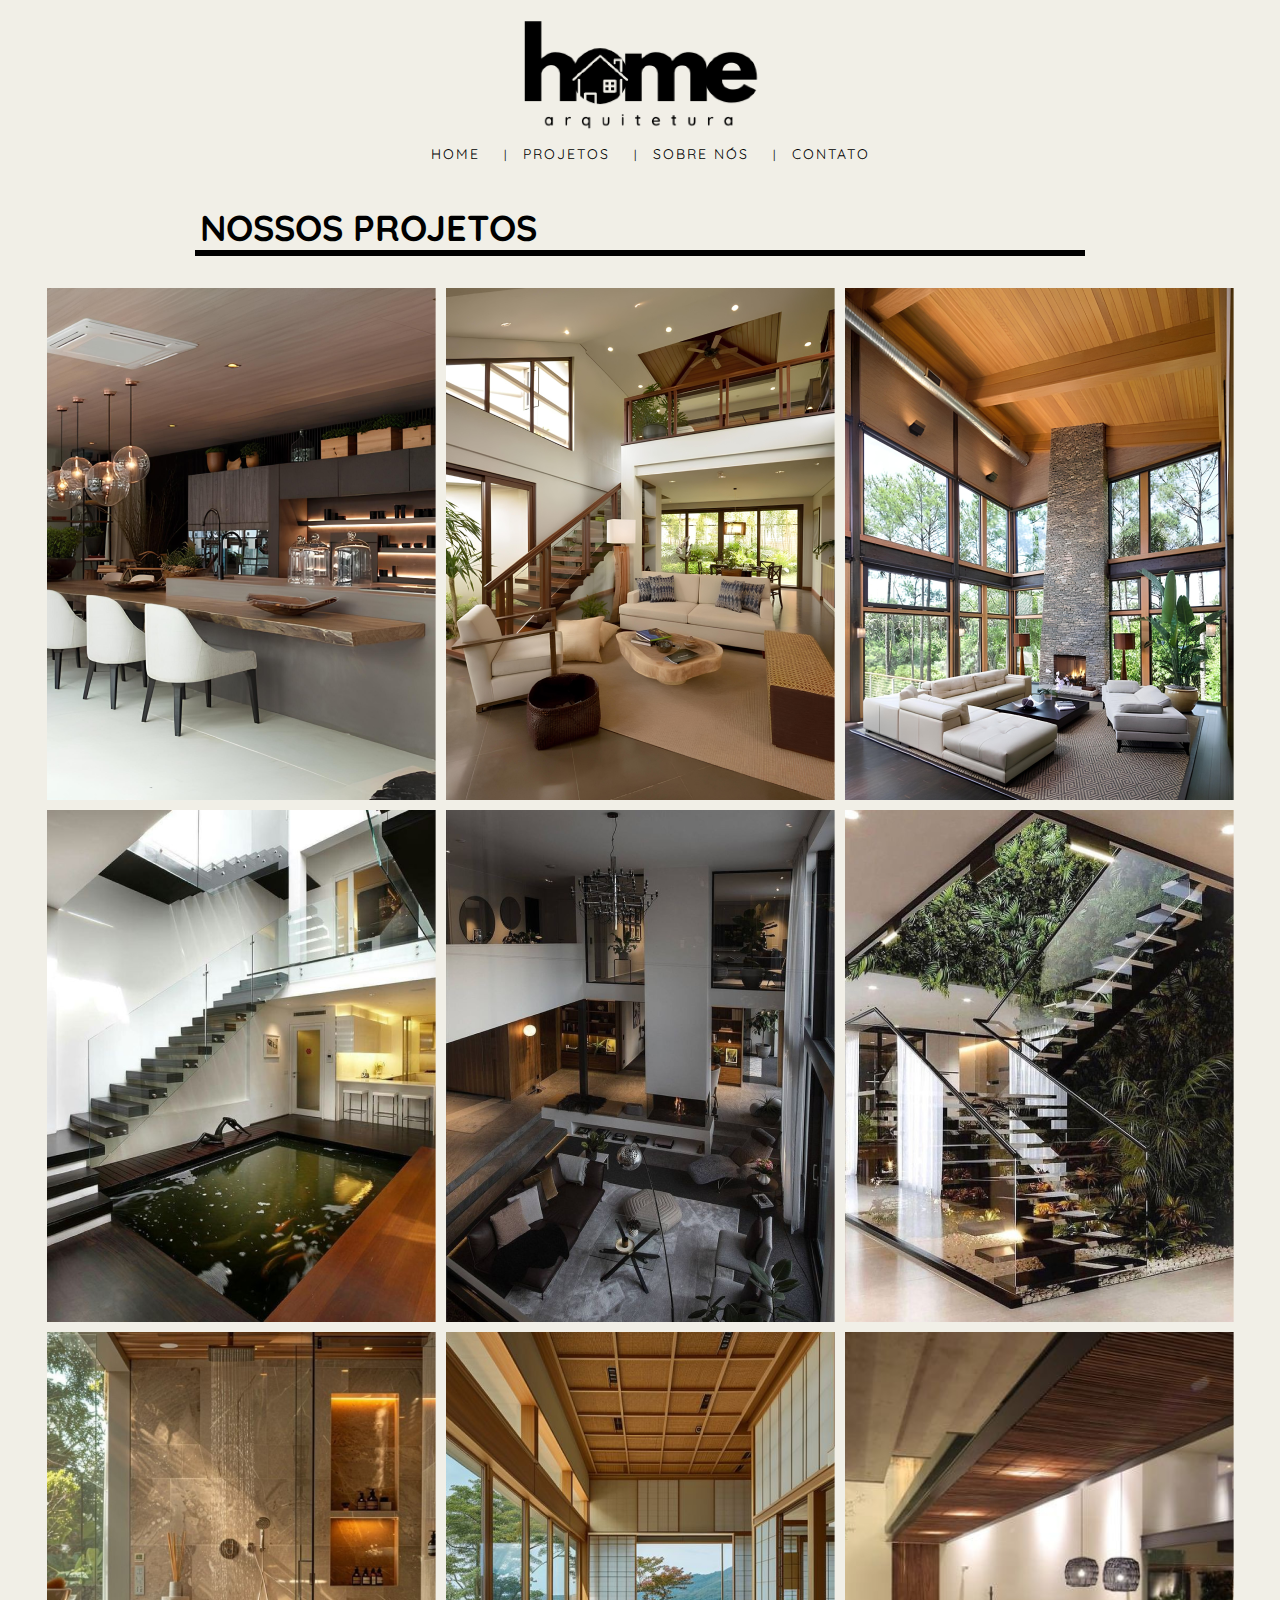
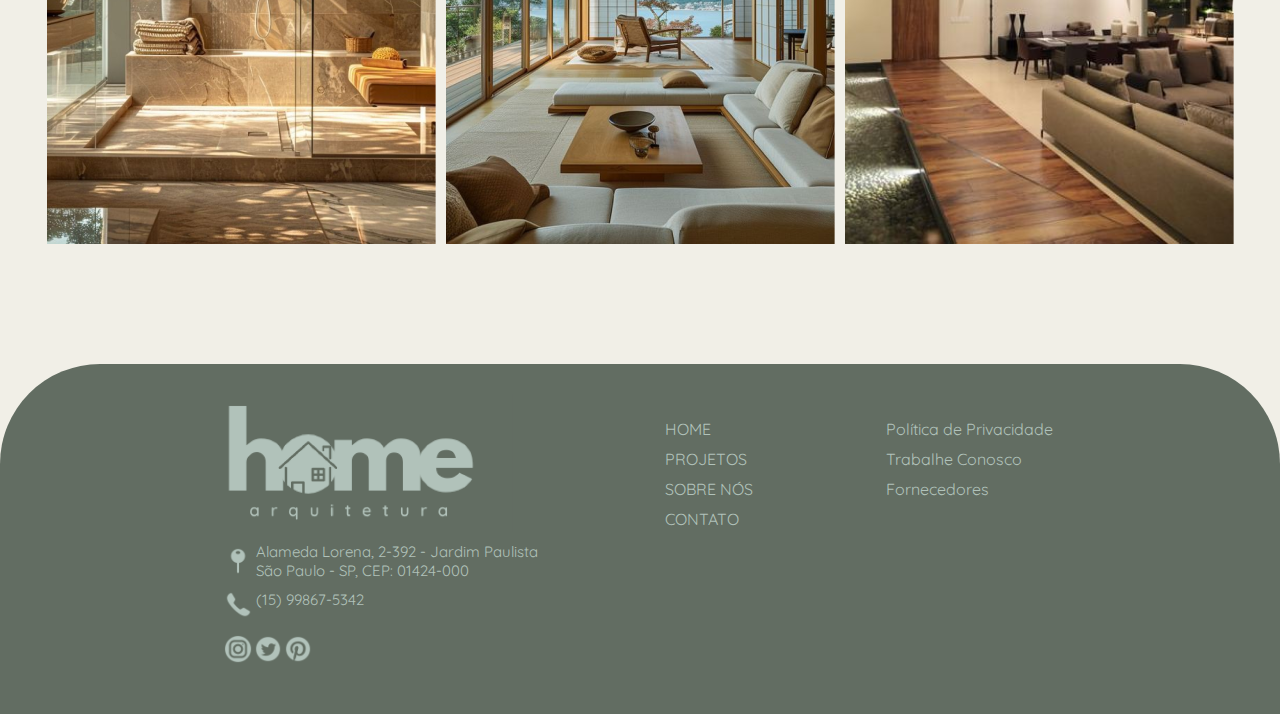
<file: projetos.html>
<!DOCTYPE html>
<html lang="pt-br">
<head>
    <meta charset="UTF-8">
    <meta name="viewport" content="width=device-width, initial-scale=1.0">
    <link rel="stylesheet" href="./assets/css/base.css">
    <link rel="stylesheet" href="./assets/css/header.css">
    <link rel="stylesheet" href="assets/css/rodape.css">
    <link rel="stylesheet" href="assets/css/projetos.css">
    <link rel="stylesheet" href="assets/css/style.css">
    <link rel="stylesheet" href="assets/css/texto.css">
    <link rel="shortcut icon" href="assets/images/logoicon.ico">
    <title>HomeArquitetura</title>
</head>
<body>
    <header>
        <div class="container">
            <div class="logo">
                <a href="index.html">
                    <img src="assets/images/home 1.png" alt="">
                </a>
            </div>
            <div class="navbar">
                <div class="menu-opener">
                    <span></span>
                    <span></span>
                    <span></span>
                </div>
            </div>
            <nav>
                <ul>
                    <li><a href="index.html">HOME</a></li>
                    <li><a href="projetos.html">PROJETOS</a></li>
                    <li><a href="sobrenos.html">SOBRE NÓS</a></li>
                    <li><a href="contato.html">CONTATO</a></li>
                </ul>
            </nav>
        </div>
    </header>
    <div>
        <h1 class="title">NOSSOS PROJETOS</h1>
    </div>
    <div class="borda"></div>

    <section class="projetos">
        <div class="grid">
                <div class="item">
                    <img class="imagem" src="assets/images/img01.png"/>
                    <div class="overlay">
                        <a href="detalhes.html"><p>Projeto 1</p></a>
                    </div>
                </div>
                <div class="item">
                    <img class="imagem" src="assets/images/img02.png"/>
                    <div class="overlay">
                        <a href="detalhes.html"><p>Projeto 1</p></a>
                    </div>
                </div>
                <div class="item">
                    <img class="imagem" src="assets/images/img03.png"/>
                    <div class="overlay">
                        <a href="detalhes.html"><p>Projeto 1</p></a>
                    </div>
                </div>

                <div class="item">
                    <img class="imagem" src="assets/images/img04.png"/>
                    <div class="overlay">
                        <a href="detalhes02.html"><p>Projeto 2</p></a>
                    </div>
                </div>
                <div class="item">
                    <img class="imagem" src="assets/images/img05.png"/>
                    <div class="overlay">
                        <a href="detalhes02.html"><p>Projeto 2</p></a>
                    </div>
                </div>
                <div class="item">
                    <img class="imagem" src="assets/images/img09.png"/>
                    <div class="overlay">
                        <a href="detalhes02.html"><p>Projeto 2</p></a>
                    </div>
                </div>

                <div class="item">
                    <img class="imagem" src="assets/images/img07.png"/>
                    <div class="overlay">
                        <a href="detalhes03.html"><p>Projeto 3</p></a>
                    </div>
                </div>
                <div class="item">
                    <img class="imagem" src="assets/images/img08.png"/>
                    <div class="overlay">
                        <a href="detalhes03.html"><p>Projeto 3</p></a>
                    </div>
                </div>
                <div class="item">
                    <img class="imagem" src="assets/images/img06.png"/>
                    <div class="overlay">
                        <a href="detalhes03.html"><p>Projeto 3</p></a>
                    </div>
                </div>

        </div>
    </section><br>
    <footer>
        <section class="rodape">
            <div class="conteudo-rodape">
                <div class="item">
                    <div class="logo">
                        <a href="">
                            <img class="icone" src="assets/images/logo-verde.png" alt="">
                        </a>
                    </div>
                    <div class="loc">
                        <img src="assets/images/map-verde.png" alt="">
                        <p class="textloc">Alameda Lorena, 2-392 - Jardim Paulista<br>São Paulo - SP, CEP: 01424-000</p>
                    </div><br>
                    <div class="tel">
                        <img src="assets/images/phone-verde.png" alt="">
                        <p class="texttel">(15) 99867-5342</p>
                    </div><br>
                    <div class="redes">
                        <a href=""><img src="assets/images/instagram-verde.png" alt=""></a>
                        <a href=""><img src="assets/images/twitter-verde.png" alt=""></a>
                        <a href=""><img src="assets/images/pinterest-verde.png" alt=""></a>
                    </div>
                </div>
                <div class="item">
                    <div class="menu1">
                        <p><a href="index.html">HOME</a></p>
                        <p><a href="projetos.html">PROJETOS</a></p>
                        <p><a href="sobrenos.html">SOBRE NÓS</a></p>
                        <p><a href="contato.html">CONTATO</a></p>
                    </div>       
                </div>
                <div class="item">
                    <div class="menu2">
                        <p><a href="politicas.html">Política de Privacidade</a></p>
                        <p><a href="trabalheconosco.html">Trabalhe Conosco</a></p>
                        <p><a href="fornecedores.html">Fornecedores</a></p>
                    </div>  
                </div>
                
            </div>  
        </section>
    </footer>

</body>
<script type="text/javascript" src="./assets/js/script.js"></script>

</html>
</file>
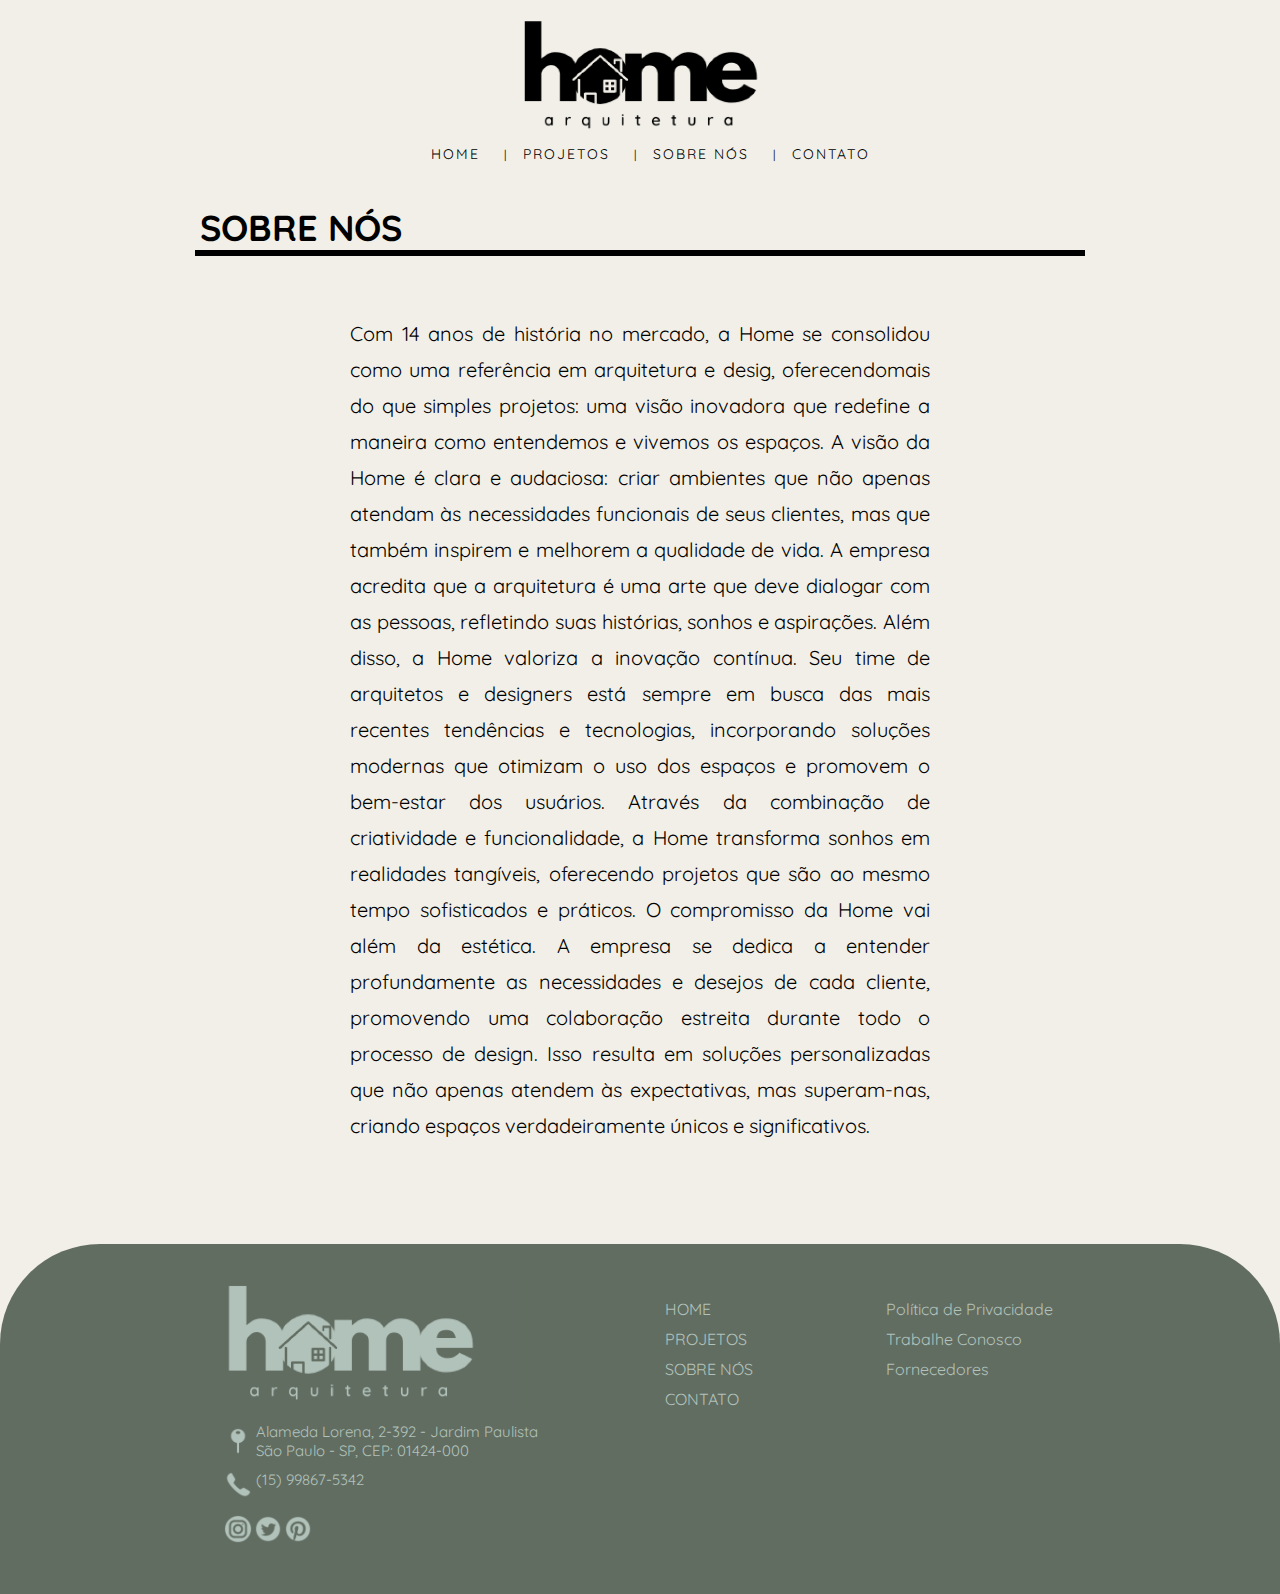
<file: sobrenos.html>
<!DOCTYPE html>
<html lang="pt-br">
<head>
    <meta charset="UTF-8">
    <meta name="viewport" content="width=device-width, initial-scale=1.0">
    <link rel="stylesheet" href="./assets/css/base.css">
    <link rel="stylesheet" href="./assets/css/header.css">
    <link rel="stylesheet" href="assets/css/rodape.css">
    <link rel="stylesheet" href="assets/css/texto.css">
    <link rel="stylesheet" href="assets/css/style.css">
    <link rel="shortcut icon" href="assets/images/logoicon.ico">
    <title>HomeArquitetura</title>
</head>
<body>
    <header>
        <div class="container">
            <div class="logo">
                <a href="index.html">
                    <img src="assets/images/home 1.png" alt="">
                </a>
            </div>
            <div class="navbar">
                <div class="menu-opener">
                    <span></span>
                    <span></span>
                    <span></span>
                </div>
            </div>
            <nav>
                <ul>
                    <li><a href="index.html">HOME</a></li>
                    <li><a href="projetos.html">PROJETOS</a></li>
                    <li><a href="sobrenos.html">SOBRE NÓS</a></li>
                    <li><a href="contato.html">CONTATO</a></li>
                </ul>
            </nav>
        </div>
    </header>
    <div>
        <h1 class="title">SOBRE NÓS</h1>
    </div>
    <div class="borda"></div>

        <div class="sobrenos">
            <p class="texto">Com 14 anos de história no mercado, a Home se consolidou como uma referência em arquitetura e desig, oferecendomais do que simples projetos:
             uma visão inovadora que redefine a maneira como entendemos e vivemos os espaços.
            A visão da Home é clara e audaciosa: criar ambientes que não apenas atendam às necessidades funcionais de seus clientes, mas que também inspirem e melhorem 
            a qualidade de vida. A empresa acredita que a arquitetura é uma arte que deve dialogar com as pessoas, refletindo suas histórias, sonhos e aspirações. 
            Além disso, a Home valoriza a inovação contínua. Seu time de arquitetos e designers está sempre em busca das mais recentes tendências e tecnologias, 
            incorporando soluções modernas que otimizam o uso dos espaços e promovem o bem-estar dos usuários. Através da combinação de criatividade e funcionalidade, 
            a Home transforma sonhos em realidades tangíveis, oferecendo projetos que são ao mesmo tempo sofisticados e práticos.
            O compromisso da Home vai além da estética. A empresa se dedica a entender profundamente as necessidades e desejos de cada cliente, 
            promovendo uma colaboração estreita durante todo o processo de design. Isso resulta em soluções personalizadas que não apenas atendem às expectativas, 
            mas superam-nas, criando espaços verdadeiramente únicos e significativos.</p>
        </div>
    <footer>
        <section class="rodape">
            <div class="conteudo-rodape">
                <div class="item">
                    <div class="logo">
                        <a href="">
                            <img class="icone" src="assets/images/logo-verde.png" alt="">
                        </a>
                    </div>
                    <div class="loc">
                        <img src="assets/images/map-verde.png" alt="">
                        <p class="textloc">Alameda Lorena, 2-392 - Jardim Paulista<br>São Paulo - SP, CEP: 01424-000</p>
                    </div><br>
                    <div class="tel">
                        <img src="assets/images/phone-verde.png" alt="">
                        <p class="texttel">(15) 99867-5342</p>
                    </div><br>
                    <div class="redes">
                        <a href=""><img src="assets/images/instagram-verde.png" alt=""></a>
                        <a href=""><img src="assets/images/twitter-verde.png" alt=""></a>
                        <a href=""><img src="assets/images/pinterest-verde.png" alt=""></a>
                    </div>
                </div>
                <div class="item">
                    <div class="menu1">
                        <p><a href="index.html">HOME</a></p>
                        <p><a href="projetos.html">PROJETOS</a></p>
                        <p><a href="sobrenos.html">SOBRE NÓS</a></p>
                        <p><a href="contato.html">CONTATO</a></p>
                    </div>       
                </div>
                <div class="item">
                    <div class="menu2">
                        <p><a href="politicas.html">Política de Privacidade</a></p>
                        <p><a href="trabalheconosco.html">Trabalhe Conosco</a></p>
                        <p><a href="fornecedores.html">Fornecedores</a></p>
                    </div>  
                </div>
                
            </div>  
        </section>
    </footer>
</body>
<script type="text/javascript" src="./assets/js/script.js"></script>

</html>
</file>
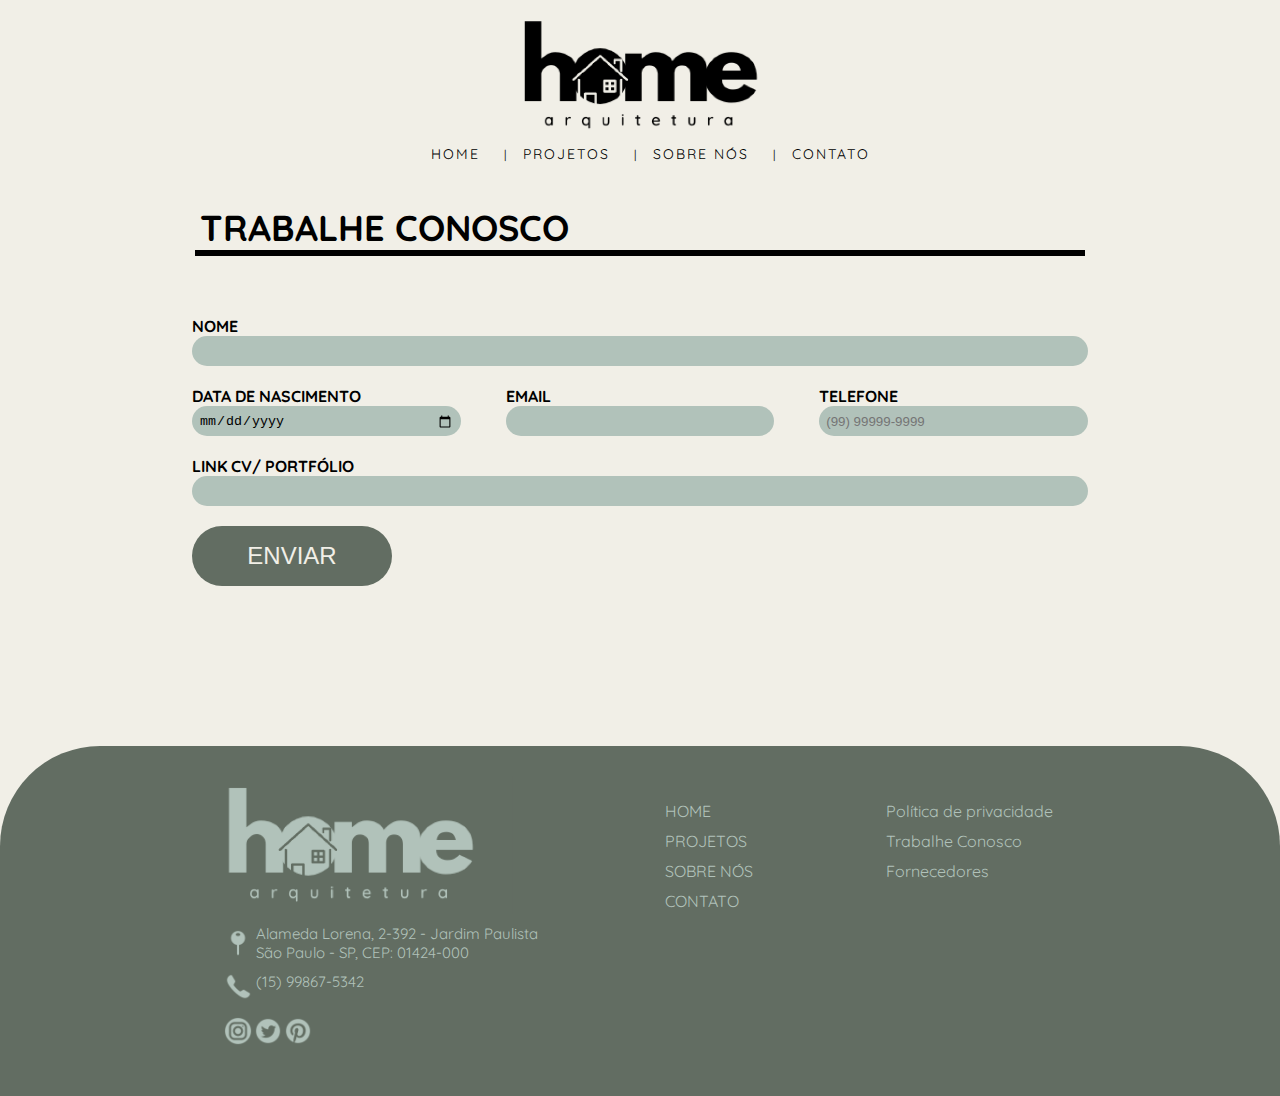
<file: trabalheconosco.html>
<!DOCTYPE html>
<html lang="pt-br">
<head>
    <meta charset="UTF-8">
    <meta name="viewport" content="width=device-width, initial-scale=1.0">
    <link rel="stylesheet" href="./assets/css/base.css">
    <link rel="stylesheet" href="./assets/css/header.css">
    <link rel="stylesheet" href="assets/css/rodape.css">
    <link rel="stylesheet" href="assets/css/trabalhe.css">
    <link rel="stylesheet" href="assets/css/style.css">
    <link rel="stylesheet" href="assets/css/texto.css">
    <link rel="shortcut icon" href="assets/images/logoicon.ico">
    <title>HomeArquitetura</title>
</head>
<body>
    <header>
        <div class="container">
            <div class="logo">
                <a href="index.html">
                    <img src="assets/images/home 1.png" alt="">
                </a>
            </div>
            <div class="navbar">
                <div class="menu-opener">
                    <span></span>
                    <span></span>
                    <span></span>
                </div>
            </div>
            <nav>
                <ul>
                    <li><a href="index.html">HOME</a></li>
                    <li><a href="projetos.html">PROJETOS</a></li>
                    <li><a href="sobrenos.html">SOBRE NÓS</a></li>
                    <li><a href="contato.html">CONTATO</a></li>
                </ul>
            </nav>
        </div>
    </header>
    <div>
        
        <h1 class="title">TRABALHE CONOSCO</h1>
    </div>
    <div class="borda"></div>
    <section class="trabalhe">
        <form>
            <div class="c1">
                <label class="subtitle" for="nome">NOME</label>
                <input type="text" name="nome"/>
            </div>
            <section class="grupo">
                <div class="f1">
                    <label class="subtitle" for="data">DATA DE NASCIMENTO</label>
                    <input type="date" name="data"/>
                </div>
                <div class="f1">
                    <label class="subtitle" for="emailp">EMAIL</label>
                    <input type="text" name="emailp"/>
                </div>
                <div class="f1">
                    <label class="subtitle" for="telefonep">TELEFONE</label>
                    <input type="tel" id="telefonep" name="telefonep" placeholder="(99) 99999-9999" pattern="[0-9]{2}-[0-9]{5}-[0-9]{4}">
                </div>
            </section>
            <div class="c1">
                <label class="subtitle" for="portfolio">LINK CV/ PORTFÓLIO</label>
                <input type="text" name="portfolio"/>
            </div>
            <button class="enviar" type="submit" value="enviar">ENVIAR</button>
        </form>
    </section>
            <footer>
                <section class="rodape">
                    <div class="conteudo-rodape">
                        <div class="item">
                            <div class="logo">
                                <a href="">
                                    <img class="icone" src="assets/images/logo-verde.png" alt="">
                                </a>
                            </div>
                            <div class="loc">
                                <img src="assets/images/map-verde.png" alt="">
                                <p class="textloc">Alameda Lorena, 2-392 - Jardim Paulista<br>São Paulo - SP, CEP: 01424-000</p>
                            </div><br>
                            <div class="tel">
                                <img src="assets/images/phone-verde.png" alt="">
                                <p class="texttel">(15) 99867-5342</p>
                            </div><br>
                            <div class="redes">
                                <a href=""><img src="assets/images/instagram-verde.png" alt=""></a>
                                <a href=""><img src="assets/images/twitter-verde.png" alt=""></a>
                                <a href=""><img src="assets/images/pinterest-verde.png" alt=""></a>
                            </div>
                        </div>
                        <div class="item">
                            <div class="menu1">
                                <p><a href="index.html">HOME</a></p>
                                <p><a href="projetos.html">PROJETOS</a></p>
                                <p><a href="sobrenos.html">SOBRE NÓS</a></p>
                                <p><a href="contato.html">CONTATO</a></p>
                            </div>       
                        </div>
                        <div class="item">
                            <div class="menu2">
                                <p><a href="politicas.html">Política de privacidade</a></p>
                                <p><a href="trabalheconosco.html">Trabalhe Conosco</a></p>
                                <p><a href="fornecedores.html">Fornecedores</a></p>
                            </div>  
                        </div>
                        
                    </div>  
                </section>
            </footer>
        </body>
        <script type="text/javascript" src="./assets/js/script.js"></script>

        </html>
</file>
<file: assets/css/base.css>
@import url('https://fonts.googleapis.com/css2?family=Quicksand:wght@300..700&display=swap');
:root{
    --background: #F1EFE7;
    --foreground: #626D62;
    --primary:#000000;
    --secondary:#B1C2BA;
}

*{
    margin: 0;
    padding: 0;
    box-sizing: border-box;
    list-style:none;
}

::-webkit-scrollbar{
    display: none;
}

html{
    font-family: "Quicksand", sans-serif;
    font-size: 62.5%; /*define a fonte para 10px no rem */
}

body{
    background-color: var(--background);
    color: var(--primary);
    font-size: 1.6rem;
}

.container{
    width: 100%;
    max-width: 1200px; /*largura maxima */
    margin: auto; /*centraliza o conteudo */
}

.title{
    font-weight: bold;
    font-size: 36px;
    margin-left: 200px;
    margin-top: 3.2rem;
}

.borda{
    border: 3.5px solid var(--primary);
    margin-left: 195px;
    margin-right: 195px;
}


@media (max-width: 768px) {
    .borda{
        margin-right: 0px;
        margin-left: 0px;
        margin-top: 30px;
    }
}

@media (min-width: 769px) and (max-width: 1024px) {
    .title{
        text-align: center;
        margin-left: 0px;
    }

    .borda{
        margin-right: 50px;
        margin-left: 50px;
        margin-top: 30px;
    }
}
</file>
<file: assets/css/header.css>
.container{
    display: flex;
    align-items: center;
    flex-direction: column;
}


header{
    display: flex;
    width: 100%;
    margin: auto;
    flex-direction: column;
    align-items: center;
}

.logo{
    width: 100%;
    
    padding-top: 15px;
}

.logo a{
    width: auto;
    display: flex;
    justify-content: center;
    align-items: center;
}

.logo img{
    width: 5rem;
    height: auto;
    margin: auto;
}
navbar{
    flex: 1;
    width: 100%;
    padding: 2rem;
    display: flex;
    align-items: left;

}

.menu-opener{
    display: flex;
    flex-direction: column;
    justify-content: center;
    align-items: center;
    gap: 0.5rem;
    width: 3.2rem;
    height: 3.2rem;
    cursor: pointer;
    z-index: 5;
}

.menu-opener span{
    display: block;
    width: 2rem;
    height: 0.1rem;
    background-color: var(--foreground);
}

header nav{
    align-items: center;
    justify-content: column;
    display: none;
    gap: 2rem;
    padding: 1rem;

}

header nav a{
    font-size: 1.4rem;
    text-decoration: none;
    color: var(--primary);
}

header nav.opened{
    display: flex;
}

nav ul{
    justify-content: center;
    display:inline-block;
    margin-left: 30px;
    
}

li{
    display: inline;
    margin-right: 10px;
    letter-spacing: .2rem;
    font-size: 12px;
}

li a{
    color: var(--primary);
    text-decoration: none;
}

nav li + li:before{
    content: " | ";
    padding: 0 10px;
}

@media(width>600px){
    header{
        flex-direction: row;
    }
    .logo img{
        width: 25rem;
    }
    .menu-opener{
        display: none;
        z-index: 5;
    }
    header nav{
        display:flex;
        flex-direction: row;
    } 
}
</file>
<file: assets/css/rodape.css>
footer{
    justify-content: center;
    display: flex;
    align-items: center;
}

footer .rodape{
    border-radius: 100px 100px 0px 0px;
    background-color: var(--foreground); 
    margin-top: 100px;
    z-index: 2;
    width: 100%;
    height: 350px;
}

.rodape a{
    display: flex;
    text-decoration: none;
    color: var(--secondary);
}

.rodape .conteudo-rodape{
    display: flex;
    justify-content: space-evenly;
    margin: 15px 100px ;
}

.rodape .logo img{
    width: 32rem;
    height: auto;
    margin-left: -30px;
}

.rodape .loc, .tel, .redes{
    display: inline-flex;
    margin-top: 10px;
}

.rodape .textloc, .texttel{
    font-size: 1.5rem;
    color: var(--secondary);
    z-index: 10;
    position: relative; 
    text-align: justify;
    max-width: 110ch;
    margin-left: 3px;
}

.rodape .loc img{
    width: 3rem;
    height: 3rem;
    margin: auto;
}

.rodape .tel img{
    width: 3rem;
    height: auto;
    margin: auto;
}

.rodape .redes img{
    width: 3rem;
    height: auto;
    margin: auto;
}

.rodape .menu1, .menu2{
    margin-top: 35px;
}

.rodape .menu1 a, .menu2 a{
    color: var(--secondary);
    padding: 5px;
}


/* Media Queries para dispositivos móveis */
@media (max-width: 768px) {

    footer .rodape{
        border-radius: 55px 55px 0px 0px;
        background-color: var(--foreground); 
        margin-top: 100px;
        z-index: 2;
        width: 100%;
        height: 350px;
    }

    .item {
        align-items: center;
    }
    footer .rodape {
        height: auto; 
        padding: 20px; 
        margin-top: 0px;
    }

    .rodape .conteudo-rodape {
        flex-direction: column;
        align-items: start; 
        margin: 0 5%;
    }

    .rodape .logo img {
        width: 20rem; 
        margin-left: 0; 
    }

    .rodape .loc,
    .rodape .tel,
    .rodape .redes {
        margin: 0; 
        margin-top: 10px; 
    }

    .rodape .menu1,
    .rodape .menu2 {
        font-size: 1.5rem; 
        line-height: 30px;
        margin-top: 10px; 

    }

    .rodape .loc img {
        margin: 0px;
    }

    .rodape .tel img{
        margin: 0px;

    }

    .rodape .item {
        justify-content: center;
    }
}

@media (width>768px) and (max-width: 1024) {
    footer .rodape {
        height: auto; 
        padding: 20px; 
        margin-top: 0px;
    }
    .rodape .conteudo-rodape {
        display: flex;
        align-items: center; 
        width: 100%;
        margin: 0px;
    }
    .item {
        justify-content: center;
        
    }

    .rodape img{
        margin: 0px;
    }
}
</file>
<file: assets/css/trabalhe.css>
.trabalhe{
    display: flex;
    justify-content: center;
    align-items: center;
    width: 100%;
    margin-top: 6rem;
}

.trabalhe form{
    width: 100%;
    padding: 0 15%;
    justify-content: center;
    align-items: center;
    margin-bottom: 6rem;
}

.trabalhe .subtitle{
    font-weight: bold;
    font-size: 16px;
}

form input{
    border-style: none;
    border-radius: 30px;
    background-color: var(--secondary);
    width: 100%;
    height: 30px;
    margin-bottom: 20px;
    padding: 7px;
}

form textarea{
    border-style: none;
    border-radius: 30px;
    background-color: var(--secondary);
    height: auto;
    width: 400px;
    margin-bottom: 20px;
    padding: 7px;
}

.grupo{
    width: 100%;
    display: flex;
    justify-content: space-between;
}

.grupo .f1{
    width: 30%;
}

.grupo .f2{
    width: 47%;
}

.enviar button{
    justify-content: center;
    align-items: center;
}

.enviar{
    width: 200px;
    height: 60px;
    background-color: var(--foreground);
    border-radius: 30px;
    border-style: none;
    color: var(--background);
    font-size: 24px;
}

@media (max-width: 820px) {
    .trabalhe form{
        width: 100%;
        padding: 0 5%;
        justify-content: center;
        align-items: center;
    }
    .grupo .f1{
        width: 30%;
        display: flex;
        flex-direction: column;
        justify-content: space-between;
    }
}
</file>
<file: assets/css/style.css>
/*  SESSÃO PRINCIPAL  */

.project-details {
    max-width: 100%;
    display: grid;
    grid-template-columns: repeat(2, 1fr);
    grid-template-rows: auto;
    padding: 40px 20px;
    justify-content: center;
}


/*  TEXTO LATERAL  */


.texto-lateral {
    margin-left: 30px;
}
.caixa {
    margin-right: 4%;
}

.texto-lateral p {
    font-size: 1.8rem;
}

.social-icons {
    display: flex;
    justify-content: flex-start;
    margin: 10px 0 0 -6px;
}

.social{
    margin: 6px;
}

.social img{
    height: 40px;
    text-decoration: none;
}

.social:hover {
    cursor: pointer;
}

/*  GRID LATERAL  */

.grid-lateral {
    grid-column: span 1;
    max-width: 100%;
    max-height: 60%;
}

.project-images {
    display: grid;
    grid-template-columns: repeat(3, 1fr);
    gap: 10px;
    margin-top: 20px;
}

.project-images img {
    width: 100%;
    border-radius: 10px;
    object-fit: cover;
}

.grid-principal-1 {
    display: grid;
    grid-gap: 5px;
    margin: 0;
    max-width: 100%;
    max-height: 90%;
    grid-template-columns: repeat(3, 1fr);
}

.grid-principal-2 {
    display: grid;
    grid-gap: 5px;
    margin: 0;
    max-width: 100%;
    margin-top: 10px;
    grid-template-columns: repeat(8, 1fr);
    grid-template-rows: repeat(3, 1fr);
}

.grid-item1,
.grid-item2,
.grid-item3 img {
    width: 100%;
}

.grid-item {
    margin: 0;
    padding: 0;
}

.grid-item img {
    width: 100%;
    height: 100%;
    object-fit: cover;
}

.grid-item4 {
    grid-column: span 3;
    grid-row: span 3;
}

.grid-item5 {
    grid-column: span 3;
    grid-row: span 2;
}

.grid-item6 {
    grid-column: span 2;
    grid-row: span 2;
}

.grid-item7 {
    grid-column: span 3;
    grid-row: span 1;
}

.grid-item8 {
    grid-column: span 2;
    grid-row: span 1;
}


/* Responsividade */

@media (max-width: 1024px) {
    .project-details {
        grid-template-columns: 1fr;
    }

    .texto-lateral {
        margin-left: 0;
        max-width: 100%;
        padding: 0 10px;
    }

    .grid-lateral {
        max-width: 100%;
        margin-right: 0;
        padding: 0 10px;
    }

    .grid-principal-1, .grid-principal-2 {
        grid-template-columns: 1fr;
    }

    .grid-item img {
        object-fit: cover;
    }
    
    .logo img {
        max-width: 80%;
        align-self: auto; 
    }
}

@media (max-width: 768px) {
    .Titulo-div {
        margin-left: 0;
        text-align: center;
    }

    .grid-principal-1, .grid-principal-2 {
        grid-template-columns: 1fr;
        grid-gap: 10px;
    }

    .project-details {
        padding: 20px 10px;
    }
    
    .container {
        /* flex-direction: row; */
        justify-content: space-between;
        align-items: center;
    }
    .logo {
        display: flex; 
        justify-content: center;
        align-items: center;
        margin-left: 8px;

    }
    
    .logo img {
        max-width: 18rem; 
        width: auto
    }
    

}
</file>
<file: assets/css/contato.css>
.dados{
    display: flex;
    justify-content: center;
}

.dados .conteudo-dados{
    margin-top: 6rem;
    width: 100%;
    display: flex;
    justify-content: space-around;
    align-items: start;
}

.cd-item{
    width: 400px;
}

.conteudo-dados form{
    width: 100%;
}

.dados .mapa{
    margin: 70px 0 0 0;
}

.dados .loc,
.dados .tel,
.dados .clock{
    display: inline-flex;
    margin: 0 0 30px 0
}

.dados .loc img,
.dados .tel img,
.dados .clock img{
    width: 3rem;
    height: auto;
    margin: auto;
    margin-left: auto;
}

.dados .textloc,
.dados .texttel,
.dados .textclock{
    font-size: 1.7rem;
    color: var(--primary);
    z-index: 10;
    position: relative; 
    text-align: justify;
    max-width: 110ch;
    margin-top: 4px;
}

.dados .redes{
    display: inline-flex;
    margin: 5px 0 30px 0;
    margin-left: auto;
}

.dados .redes img{
    width: 3rem;
    height: auto;
    margin: auto;
}



@media (max-width: 768px) {
    .dados{
        display: flex;
        max-width: 768px;
    }
    
    .dados .cd-item{
        padding: 0 5%;
        width: 50%;
    }
    
    .dados .enviar{
        width: 70%;
        height: 50px;
        font-size: 16px;
    }
    .mapa iframe {
        width: 380px;
    }

    .conteudo-dados form{
        width: 100%;
        justify-content: center;
        align-items: center;
    }

    .conteudo-dados textarea{
        width: 100%;
    }

    .c1, c2{
        width: 100%;
    }

}
</file>
<file: assets/css/texto.css>
.title{
    font-weight: bold;
    font-size: 36px;
    margin-left: 200px;
}

.borda{
    border: 3.5px solid var(--primary);
    margin-left: 195px;
    margin-right: 195px;
}

.sobrenos{
    justify-content: center;
    margin-top: 60px;
    margin-left: 350px;
    margin-right: 350px;
}

.sobrenos .texto{
    font-size: 2rem;
    text-align: justify;
    line-height: 1.8;
}

@media (max-width: 768px) {
    .title{
        margin: 30px 0 0;
        text-align: center;
    }

    .borda{
        margin-left: 0px;
        margin-right: 0px;
    }

    .sobrenos {
        display: flex; 
        flex-direction: column;
        justify-content: center;
        margin: 60px 5%;
    }

    .sobrenos .texto {
        font-size: 1.5rem; 
        text-align: justify;
        line-height: 1.6; 
        color: var(--primary);
    }
    
}

@media (min-width: 769px) and (max-width: 1024px){
    .title{
        margin: 30px 0 0;
        text-align: center;
    }

    .sobrenos {
        display: flex; 
        flex-direction: column;
        justify-content: center;
        margin: 60px 5%;
    }

    .sobrenos .texto {
        font-size: 1.8rem; 
        text-align: justify;
        line-height: 1.6; 
        color: var(--primary);
    }
}
</file>
<file: assets/css/fornecedores.css>
.fornecedores{
    display: flex;
    justify-content: center;
    align-items: center;
    width: 100%;
    margin-top: 6rem;
}

.fornecedores form{
    width: 100%;
    padding: 0 15%;
    justify-content: center;
    align-items: center;
    margin-bottom: 6rem;
}

.fornecedores .subtitle{
    font-weight: bold;
    font-size: 16px;
}

form input{
    border-style: none;
    border-radius: 30px;
    background-color: var(--secondary);
    width: 100%;
    height: 30px;
    margin-bottom: 20px;
    padding: 7px;
}

.grupo{
    width: 100%;
    display: flex;
    justify-content: space-between;
}

.grupo .f1{
    width: 30%;
}

.grupo .f2{
    width: 47%;
}

.enviar button{
    justify-content: center;
    align-items: center;
}

.enviar{
    width: 200px;
    height: 60px;
    background-color: var(--foreground);
    border-radius: 30px;
    border-style: none;
    color: var(--background);
    font-size: 24px;
}



@media (max-width: 768px) {
    .fornecedores form{
        width: 100%;
        padding: 0 5%;
        justify-content: center;
        align-items: center;
        margin-bottom: 6rem;
    }
}
</file>
<file: assets/css/projetos.css>
.projetos {
    display: flex;
    justify-content: center;
    align-items: center;
    margin-top: 3.2rem;
}

.projetos .item{
    position: relative;
    overflow: hidden;
}

.projetos .item .imagem{
    width: 100%;
    height: auto;
    transition: all ease .5s;
}

.projetos .item .overlay{
    display: flex;
    flex-direction: column;
    justify-content: center;
    align-items: center;
    position: absolute;
    inset: 0 0 0 0;
    background-color: var(--primary);
    transition: all ease .5s;
    opacity: 0;
}

.projetos .item a{
    color: var(--background);
    font-size: 3rem;
    text-decoration: none;
}

.projetos .item:hover .overlay{
    opacity: 0.7;
}

.projetos .item a:hover{
    text-decoration: underline;
}

.projetos .grid {
    display: grid;
    grid-template-columns: repeat(3, 389px);
    grid-template-rows: 512px 512px 512px;
    row-gap: 10px;
    column-gap: 10px;
}

/* Media query para telas menores */
@media (max-width: 768px) {
    .projetos .coluna{
        display: grid;
        justify-content: center;

    }
    .projetos .grid {
        grid-template-columns: 2fr; 
        grid-template-rows: auto;
        justify-items: center; 
        width: 100%; 
        margin-top: 0;

    }

}

@media (min-width: 769px) and (max-width: 820px) {
    .projetos .grid {
        display: grid;
        grid-template-columns: repeat(3, 24rem);
        grid-template-rows: auto;
    }
    .projetos img {
        max-width: 24rem;
    }
}

@media (min-width: 821px) and (max-width: 1024px) {
    .projetos .grid {
        display: grid;
        grid-template-columns: repeat(3, 32rem);
        grid-template-rows: auto;
    }
    .projetos img {
        max-width: 32rem;
    }
}
</file>
